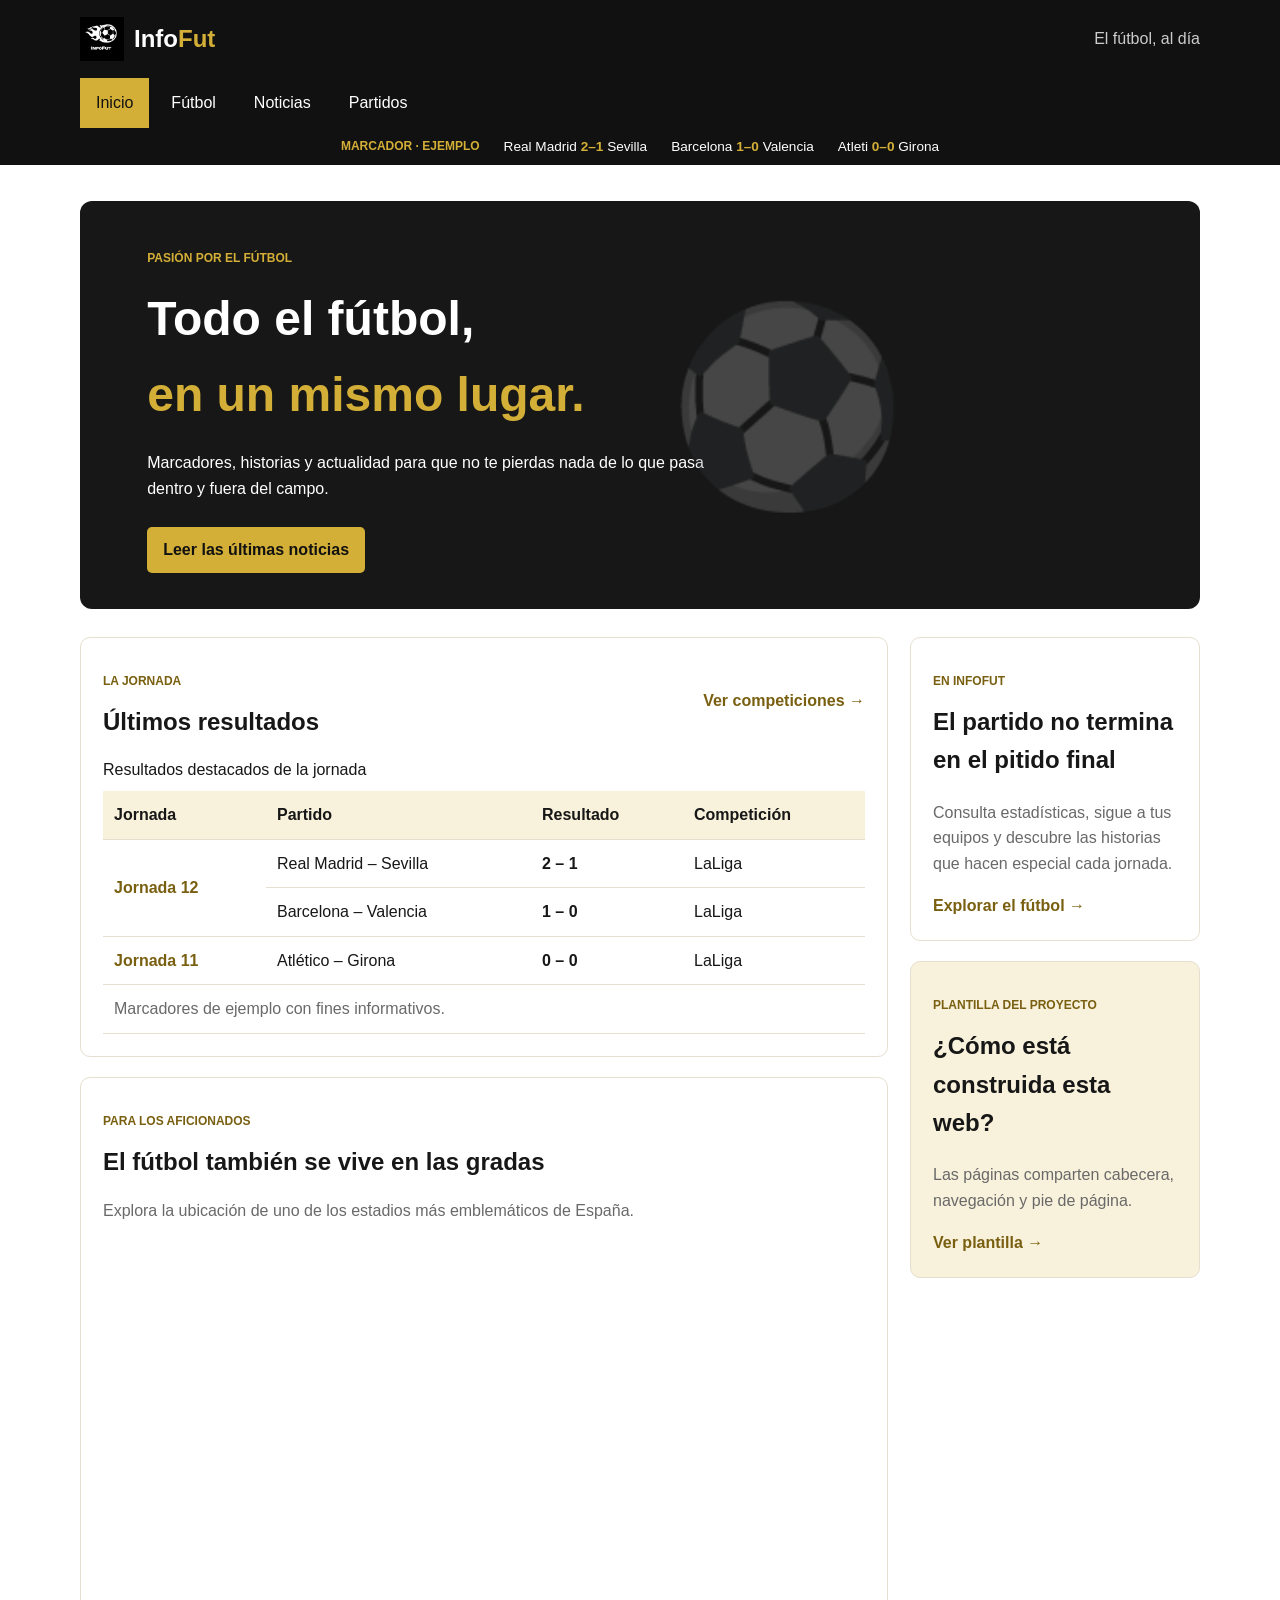
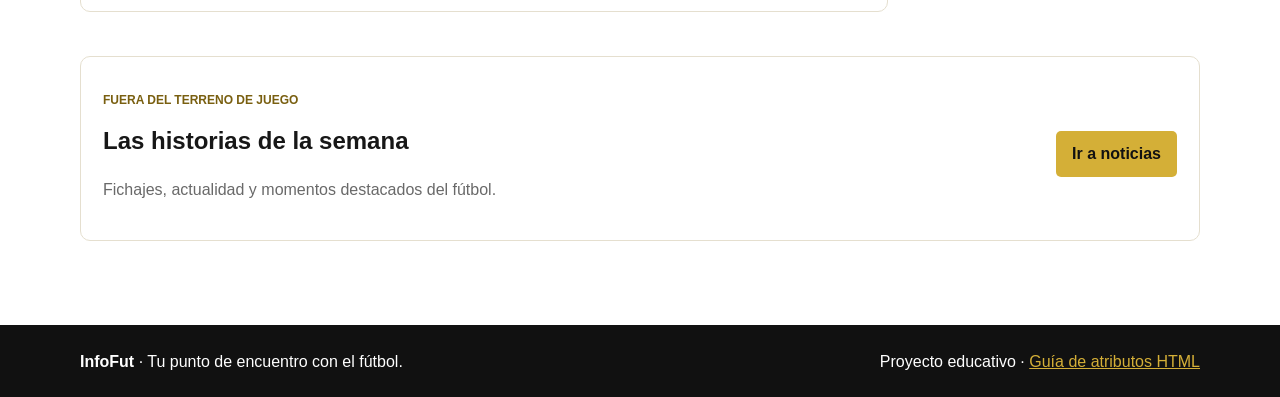
<file: Proyecto_ADA_2DAW/Fase5/index.html>
<!doctype html>
<html lang="es">
<head>
  <meta charset="utf-8">
  <meta name="viewport" content="width=device-width, initial-scale=1">
  <meta name="description" content="Noticias, resultados y actualidad del fútbol en InfoFut.">
  <title>Inicio | InfoFut</title>
  <link rel="icon" href="InfoFut_Logo.png" type="image/svg+xml">
  <link rel="stylesheet" href="estilos.css">
</head>
<body>
  <header class="site-header">
    <div class="header-inner">
      <a class="brand" href="index.html" aria-label="InfoFut, ir al inicio">
        <img src="InfoFut_Logo.png" alt="Logotipo de InfoFut" width="44" height="44">
        <span>Info<span class="brand-accent">Fut</span></span>
      </a>
      <p class="tagline">El fútbol, al día</p>
    </div>
    <nav class="main-nav" aria-label="Navegación principal">
      <div class="nav-inner">
        <a href="index.html" aria-current="page">Inicio</a>
        <a href="pagina2.html">Fútbol</a>
        <a href="pagina3.html">Noticias</a>
        <a href="#partidos">Partidos</a>
      </div>
    </nav>
    <div class="score-strip" aria-label="Últimos resultados destacados">
      <span class="score-label">MARCADOR · EJEMPLO</span>
      <span>Real Madrid <strong>2–1</strong> Sevilla</span>
      <span>Barcelona <strong>1–0</strong> Valencia</span>
      <span>Atleti <strong>0–0</strong> Girona</span>
    </div>
  </header>

  <main class="page-shell">
    <section class="hero">
      <div>
        <p class="eyebrow">PASIÓN POR EL FÚTBOL</p>
        <h1>Todo el fútbol,<br><span>en un mismo lugar.</span></h1>
        <p>Marcadores, historias y actualidad para que no te pierdas nada de lo que pasa dentro y fuera del campo.</p>
        <a class="button-link" href="pagina3.html">Leer las últimas noticias</a>
      </div>
      <div class="hero-ball" aria-hidden="true">⚽</div>
    </section>

    <div class="content-layout">
      <div class="primary-content">
        <section class="panel" id="partidos">
          <div class="section-heading">
            <div>
              <p class="eyebrow">LA JORNADA</p>
              <h2>Últimos resultados</h2>
            </div>
            <a href="pagina2.html">Ver competiciones <span aria-hidden="true">→</span></a>
          </div>
          <div class="table-wrap">
            <table>
              <caption>Resultados destacados de la jornada</caption>
              <thead>
                <tr>
                  <th scope="col">Jornada</th>
                  <th scope="col">Partido</th>
                  <th scope="col">Resultado</th>
                  <th scope="col">Competición</th>
                </tr>
              </thead>
              <tbody>
                <tr>
                  <th scope="rowgroup" rowspan="2">Jornada 12</th>
                  <td>Real Madrid – Sevilla</td>
                  <td><strong>2 – 1</strong></td>
                  <td>LaLiga</td>
                </tr>
                <tr>
                  <td>Barcelona – Valencia</td>
                  <td><strong>1 – 0</strong></td>
                  <td>LaLiga</td>
                </tr>
              </tbody>
              <tbody>
                <tr>
                  <th scope="row">Jornada 11</th>
                  <td>Atlético – Girona</td>
                  <td><strong>0 – 0</strong></td>
                  <td>LaLiga</td>
                </tr>
              </tbody>
              <tfoot>
                <tr class="table-note">
                  <td colspan="4">Marcadores de ejemplo con fines informativos.</td>
                </tr>
              </tfoot>
            </table>
          </div>
        </section>

        <section class="panel" aria-labelledby="featured-title">
          <div class="section-heading">
            <div>
              <p class="eyebrow">PARA LOS AFICIONADOS</p>
              <h2 id="featured-title">El fútbol también se vive en las gradas</h2>
            </div>
          </div>
          <p>Explora la ubicación de uno de los estadios más emblemáticos de España.</p>
          <div class="map-frame">
            <iframe
              src="https://maps.google.com/maps?q=Estadio%20Santiago%20Bernab%C3%A9u&t=&z=14&ie=UTF8&iwloc=&output=embed"
              title="Mapa del estadio Santiago Bernabéu"
              width="800"
              height="360"
              loading="lazy"
              referrerpolicy="no-referrer-when-downgrade"
              allowfullscreen></iframe>
          </div>
        </section>
      </div>

      <aside class="sidebar">
        <section class="panel">
          <p class="eyebrow">EN INFOFUT</p>
          <h2>El partido no termina en el pitido final</h2>
          <p>Consulta estadísticas, sigue a tus equipos y descubre las historias que hacen especial cada jornada.</p>
          <a class="text-link" href="pagina2.html">Explorar el fútbol <span aria-hidden="true">→</span></a>
        </section>
        <section class="panel accent-panel">
          <p class="eyebrow">PLANTILLA DEL PROYECTO</p>
          <h2>¿Cómo está construida esta web?</h2>
          <p>Las páginas comparten cabecera, navegación y pie de página.</p>
          <a class="text-link" href="plantilla.html" title="Abrir la plantilla HTML del proyecto">Ver plantilla <span aria-hidden="true">→</span></a>
        </section>
      </aside>
    </div>

    <section class="panel news-teaser">
      <div>
        <p class="eyebrow">FUERA DEL TERRENO DE JUEGO</p>
        <h2>Las historias de la semana</h2>
        <p>Fichajes, actualidad y momentos destacados del fútbol.</p>
      </div>
      <a class="button-link" href="pagina3.html">Ir a noticias</a>
    </section>
  </main>

  <footer class="site-footer">
    <div class="footer-inner">
      <p><strong>InfoFut</strong> · Tu punto de encuentro con el fútbol.</p>
      <p>Proyecto educativo · <a href="pagina3.html#atributos">Guía de atributos HTML</a></p>
    </div>
  </footer>
</body>
</html>
</file>
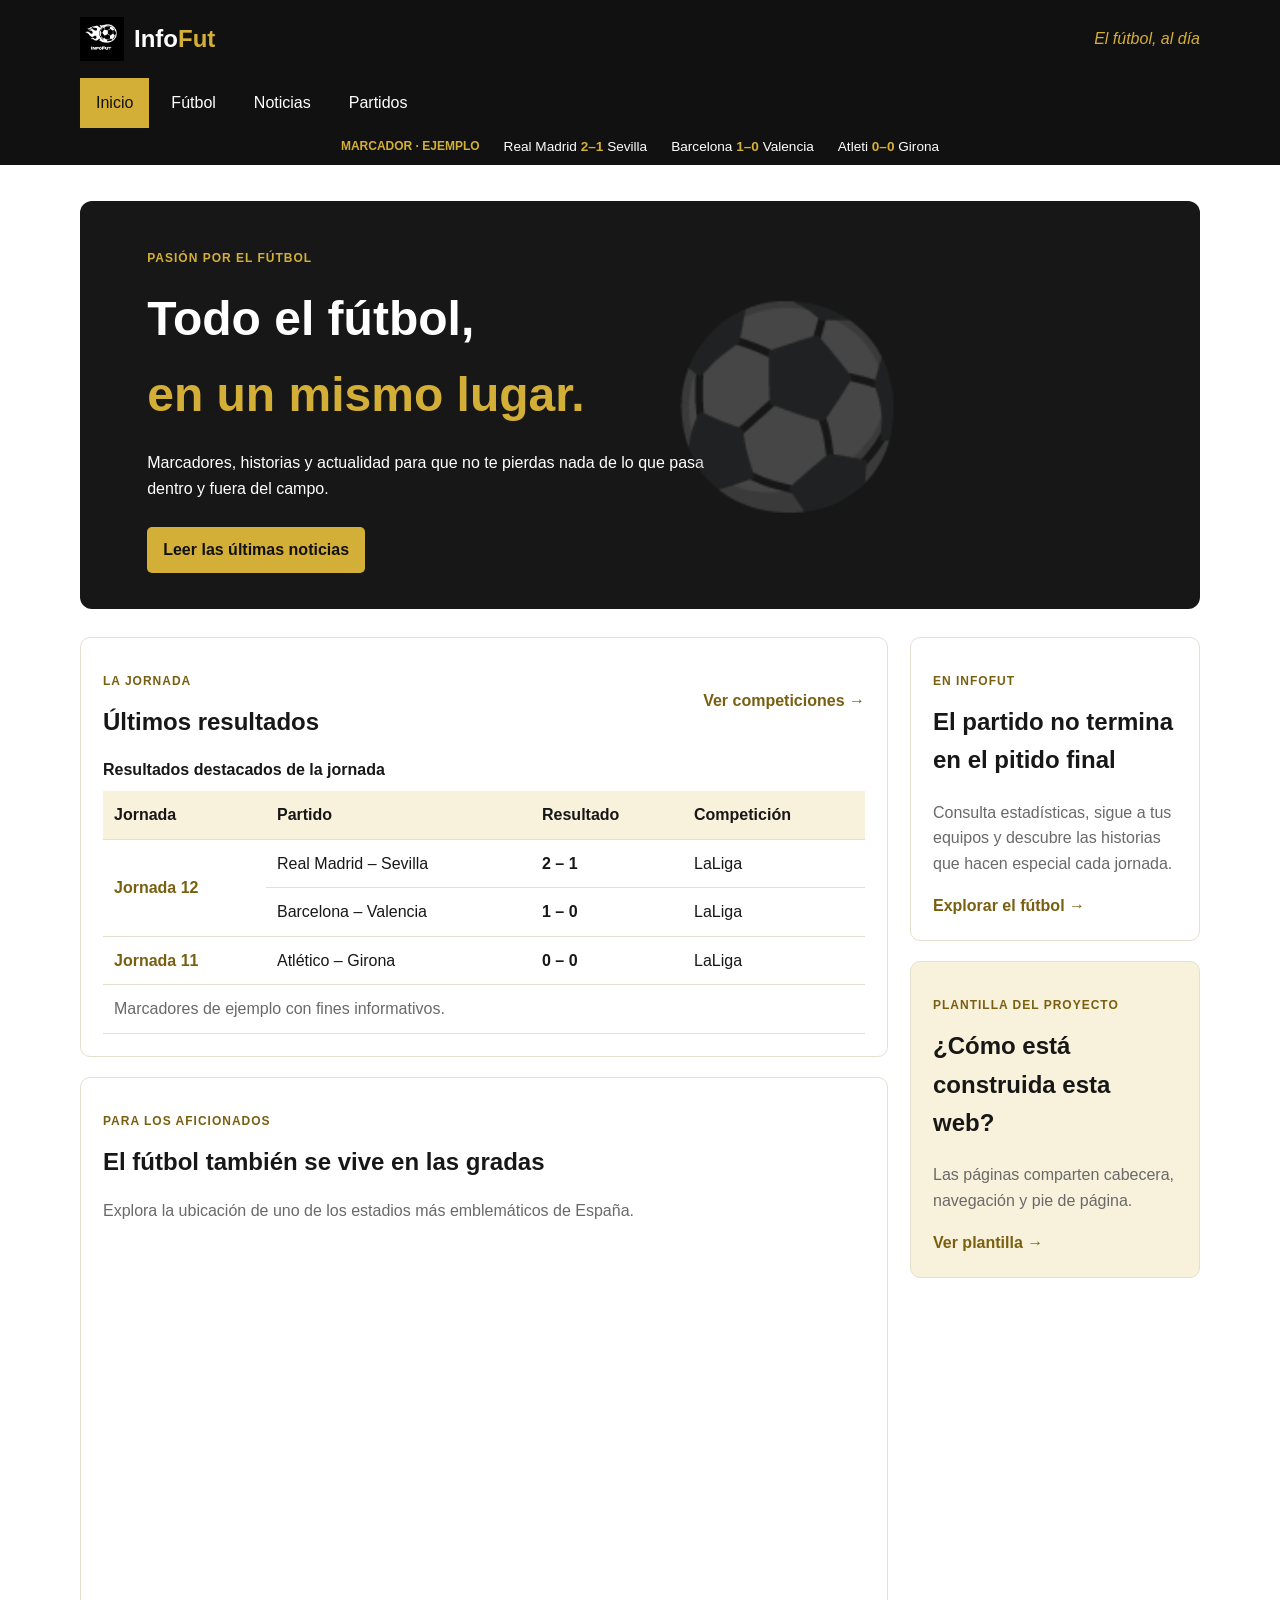
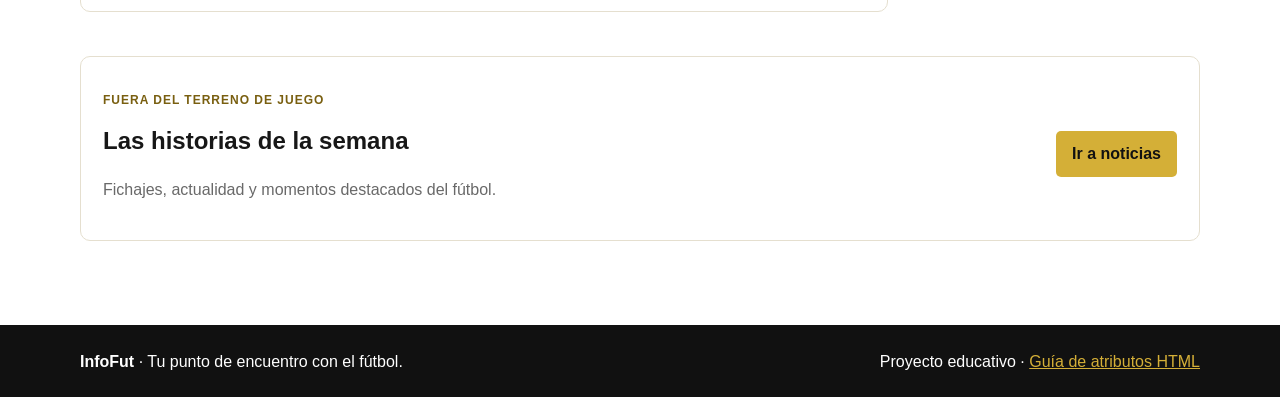
<file: Proyecto_ADA_2DAW/Fase6/index.html>
<!doctype html>
<html lang="es">
<head>
  <meta charset="utf-8">
  <meta name="viewport" content="width=device-width, initial-scale=1">
  <meta name="description" content="Noticias, resultados y actualidad del fútbol en InfoFut.">
  <title>Inicio | InfoFut</title>
  <link rel="icon" href="InfoFut_Logo.png" type="image/svg+xml">
  <link rel="stylesheet" href="css/estilos.css">
  <link rel="alternate stylesheet" href="css/alternativo.css" title="Estadio Nocturno">
  <style>
    /* Punto 2: Estilos internos y Punto 5: Redefinición */
    .eyebrow {
      color: #111; /* Redefine el color dorado #795f10 del CSS externo */
      letter-spacing: 1px;
    }

    caption{
      font-weight: bold;
      color: #171717;
    }

  </style>
</head>
<body>
  <header class="site-header">
    <div class="header-inner">
      <a class="brand" href="index.html" aria-label="InfoFut, ir al inicio">
        <img src="InfoFut_Logo.png" alt="Logotipo de InfoFut" width="44" height="44">
        <span>Info<span class="brand-accent">Fut</span></span>
      </a>
      <!-- Punto 1 y 5 -->
      <p class="tagline" style="color: #d4af37; font-style: italic;">El fútbol, al día</p>
    </div>
    <nav class="main-nav" aria-label="Navegación principal">
      <div class="nav-inner">
        <a href="index.html" aria-current="page">Inicio</a>
        <a href="pagina2.html">Fútbol</a>
        <a href="pagina3.html">Noticias</a>
        <a href="#partidos">Partidos</a>
      </div>
    </nav>
    <div class="score-strip" aria-label="Últimos resultados destacados">
      <span class="score-label">MARCADOR · EJEMPLO</span>
      <span>Real Madrid <strong>2–1</strong> Sevilla</span>
      <span>Barcelona <strong>1–0</strong> Valencia</span>
      <span>Atleti <strong>0–0</strong> Girona</span>
    </div>
  </header>

  <main class="page-shell">
    <section class="hero">
      <div>
        <p class="eyebrow">PASIÓN POR EL FÚTBOL</p>
        <h1>Todo el fútbol,<br><span>en un mismo lugar.</span></h1>
        <p>Marcadores, historias y actualidad para que no te pierdas nada de lo que pasa dentro y fuera del campo.</p>
        <a class="button-link" href="pagina3.html">Leer las últimas noticias</a>
      </div>
      <div class="hero-ball" aria-hidden="true">⚽</div>
    </section>

    <div class="content-layout">
      <div class="primary-content">
        <section class="panel" id="partidos">
          <div class="section-heading">
            <div>
              <p class="eyebrow">LA JORNADA</p>
              <h2>Últimos resultados</h2>
            </div>
            <a href="pagina2.html">Ver competiciones <span aria-hidden="true">→</span></a>
          </div>
          <div class="table-wrap">
            <table>
              <caption>Resultados destacados de la jornada</caption>
              <thead>
                <tr>
                  <th scope="col">Jornada</th>
                  <th scope="col">Partido</th>
                  <th scope="col">Resultado</th>
                  <th scope="col">Competición</th>
                </tr>
              </thead>
              <tbody>
                <tr>
                  <th scope="rowgroup" rowspan="2">Jornada 12</th>
                  <td>Real Madrid – Sevilla</td>
                  <td><strong>2 – 1</strong></td>
                  <td>LaLiga</td>
                </tr>
                <tr>
                  <td>Barcelona – Valencia</td>
                  <td><strong>1 – 0</strong></td>
                  <td>LaLiga</td>
                </tr>
              </tbody>
              <tbody>
                <tr>
                  <th scope="row">Jornada 11</th>
                  <td>Atlético – Girona</td>
                  <td><strong>0 – 0</strong></td>
                  <td>LaLiga</td>
                </tr>
              </tbody>
              <tfoot>
                <tr class="table-note">
                  <td colspan="4">Marcadores de ejemplo con fines informativos.</td>
                </tr>
              </tfoot>
            </table>
          </div>
        </section>

        <section class="panel" aria-labelledby="featured-title">
          <div class="section-heading">
            <div>
              <p class="eyebrow">PARA LOS AFICIONADOS</p>
              <h2 id="featured-title">El fútbol también se vive en las gradas</h2>
            </div>
          </div>
          <p>Explora la ubicación de uno de los estadios más emblemáticos de España.</p>
          <div class="map-frame">
            <iframe
              src="https://maps.google.com/maps?q=Estadio%20Santiago%20Bernab%C3%A9u&t=&z=14&ie=UTF8&iwloc=&output=embed"
              title="Mapa del estadio Santiago Bernabéu"
              width="800"
              height="360"
              loading="lazy"
              referrerpolicy="no-referrer-when-downgrade"
              allowfullscreen></iframe>
          </div>
        </section>
      </div>

      <aside class="sidebar">
        <section class="panel">
          <p class="eyebrow">EN INFOFUT</p>
          <h2>El partido no termina en el pitido final</h2>
          <p>Consulta estadísticas, sigue a tus equipos y descubre las historias que hacen especial cada jornada.</p>
          <a class="text-link" href="pagina2.html">Explorar el fútbol <span aria-hidden="true">→</span></a>
        </section>
        <section class="panel accent-panel">
          <p class="eyebrow">PLANTILLA DEL PROYECTO</p>
          <h2>¿Cómo está construida esta web?</h2>
          <p>Las páginas comparten cabecera, navegación y pie de página.</p>
          <a class="text-link" href="plantilla.html" title="Abrir la plantilla HTML del proyecto">Ver plantilla <span aria-hidden="true">→</span></a>
        </section>
      </aside>
    </div>

    <section class="panel news-teaser">
      <div>
        <p class="eyebrow">FUERA DEL TERRENO DE JUEGO</p>
        <h2>Las historias de la semana</h2>
        <p>Fichajes, actualidad y momentos destacados del fútbol.</p>
      </div>
      <a class="button-link" href="pagina3.html">Ir a noticias</a>
    </section>
  </main>

  <footer class="site-footer">
    <div class="footer-inner">
      <p><strong>InfoFut</strong> · Tu punto de encuentro con el fútbol.</p>
      <p>Proyecto educativo · <a href="pagina3.html#atributos">Guía de atributos HTML</a></p>
    </div>
  </footer>
</body>
</html>
</file>
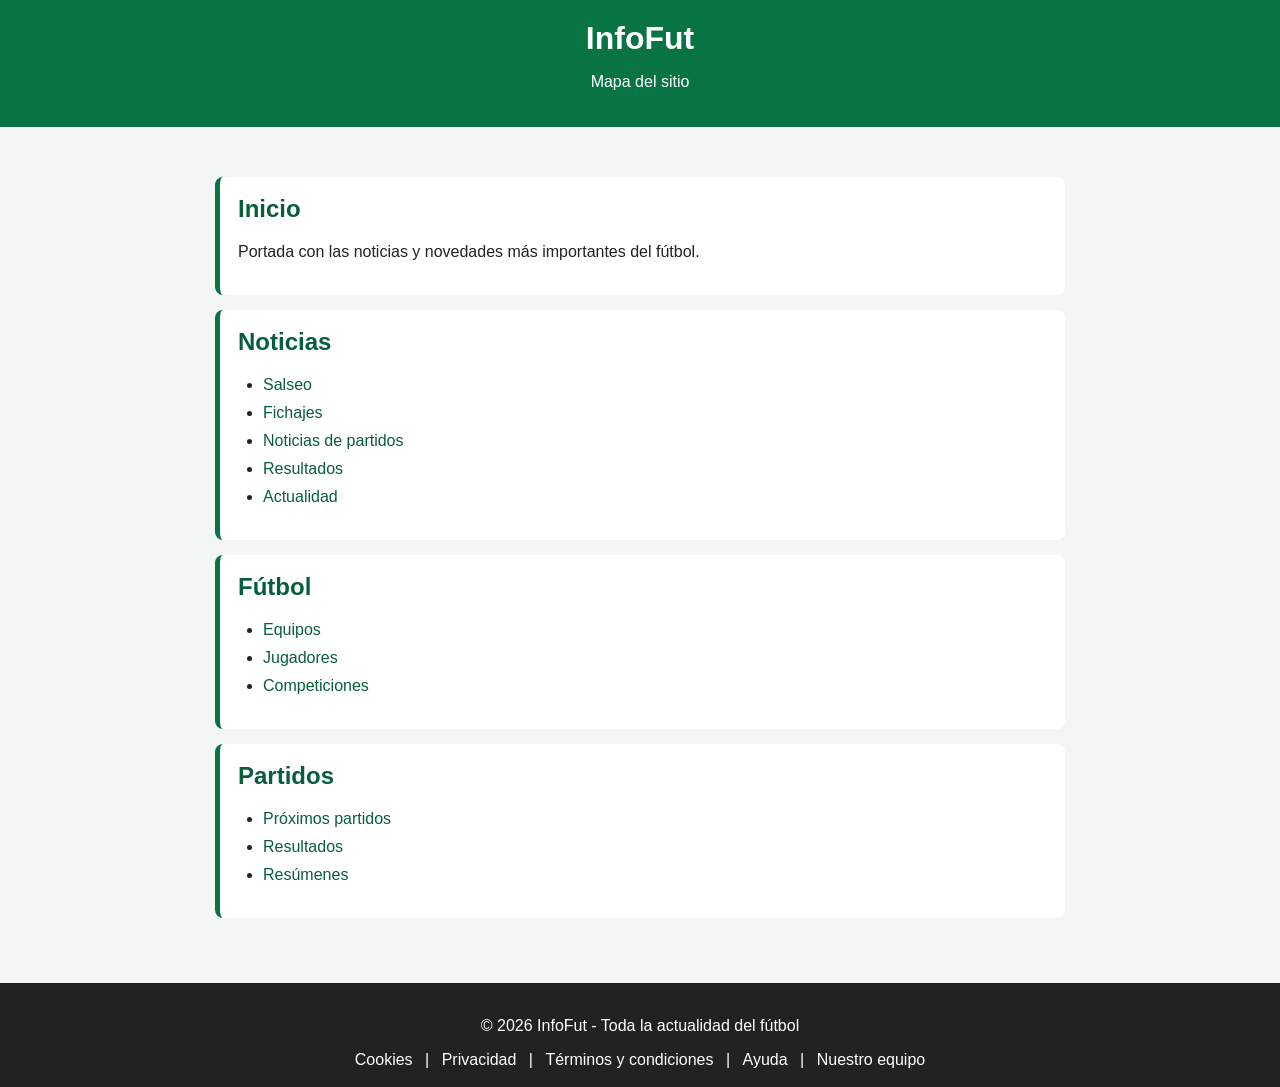
<file: Proyecto_ADA_2DAW/Fase3/Proyecto_ADA_sitemap.html>
<!DOCTYPE html>
<html lang="es">
<head>
    <meta charset="UTF-8">
    <meta name="viewport" content="width=device-width, initial-scale=1.0">
    <title>Mapa del sitio | InfoFut</title>

    <style>
        body {
            font-family: Arial, sans-serif;
            margin: 0;
            background-color: #f4f6f5;
            color: #222;
        }

        header {
            background-color: #087443;
            color: white;
            padding: 20px;
            text-align: center;
        }

        header h1 {
            margin: 0;
        }

        main {
            max-width: 850px;
            margin: 30px auto;
            padding: 20px;
        }

        .seccion {
            background-color: white;
            padding: 18px;
            margin-bottom: 15px;
            border-radius: 8px;
            border-left: 5px solid #087443;
        }

        h2 {
            margin-top: 0;
            color: #087443;
        }

        ul {
            padding-left: 25px;
        }

        li {
            margin: 10px 0;
        }

        a {
            color: #075e38;
            text-decoration: none;
        }

        a:hover {
            text-decoration: underline;
        }

        footer {
            background-color: #222;
            color: white;
            text-align: center;
            padding: 18px;
        }

        footer a {
            color: white;
            margin: 0 8px;
        }
    </style>
</head>

<body>

    <header>
        <h1>InfoFut</h1>
        <p>Mapa del sitio</p>
    </header>

    <main>
        <section class="seccion">
            <h2><a href="index.html">Inicio</a></h2>
            <p>Portada con las noticias y novedades más importantes del fútbol.</p>
        </section>

        <section class="seccion">
            <h2><a href="Noticias/noticias.html">Noticias</a></h2>
            <ul>
                <li><a href="Noticias/salseo.html">Salseo</a></li>
                <li><a href="Noticias/fichajes.html">Fichajes</a></li>
                <li><a href="Noticias/noticiaspartidos.html">Noticias de partidos</a></li>
                <li><a href="Partidos/resultados.html">Resultados</a></li>
                <li><a href="Noticias/actualidad.html">Actualidad</a></li>
            </ul>
        </section>

        <section class="seccion">
            <h2><a href="Futbol/futbol.html">Fútbol</a></h2>
            <ul>
                <li><a href="Futbol/equipos.html">Equipos</a></li>
                <li><a href="Futbol/jugadores.html">Jugadores</a></li>
                <li><a href="Futbol/competiciones.html">Competiciones</a></li>
            </ul>
        </section>

        <section class="seccion">
            <h2><a href="Partidos/partidos.html">Partidos</a></h2>
            <ul>
                <li><a href="Partidos/proximospartidos.html">Próximos partidos</a></li>
                <li><a href="Partidos/resultados.html">Resultados</a></li>
                <li><a href="Partidos/resumenes.html">Resúmenes</a></li>
            </ul>
        </section>
    </main>

    <footer>
        <p>&copy; 2026 InfoFut - Toda la actualidad del fútbol</p>
        <a href="politica-cookies.html">Cookies</a> |
        <a href="privacidad.html">Privacidad</a> |
        <a href="terminos.html">Términos y condiciones</a> |
        <a href="ayuda.html">Ayuda</a> |
        <a href="equipo.html">Nuestro equipo</a>
    </footer>

</body>
</html>
</file>
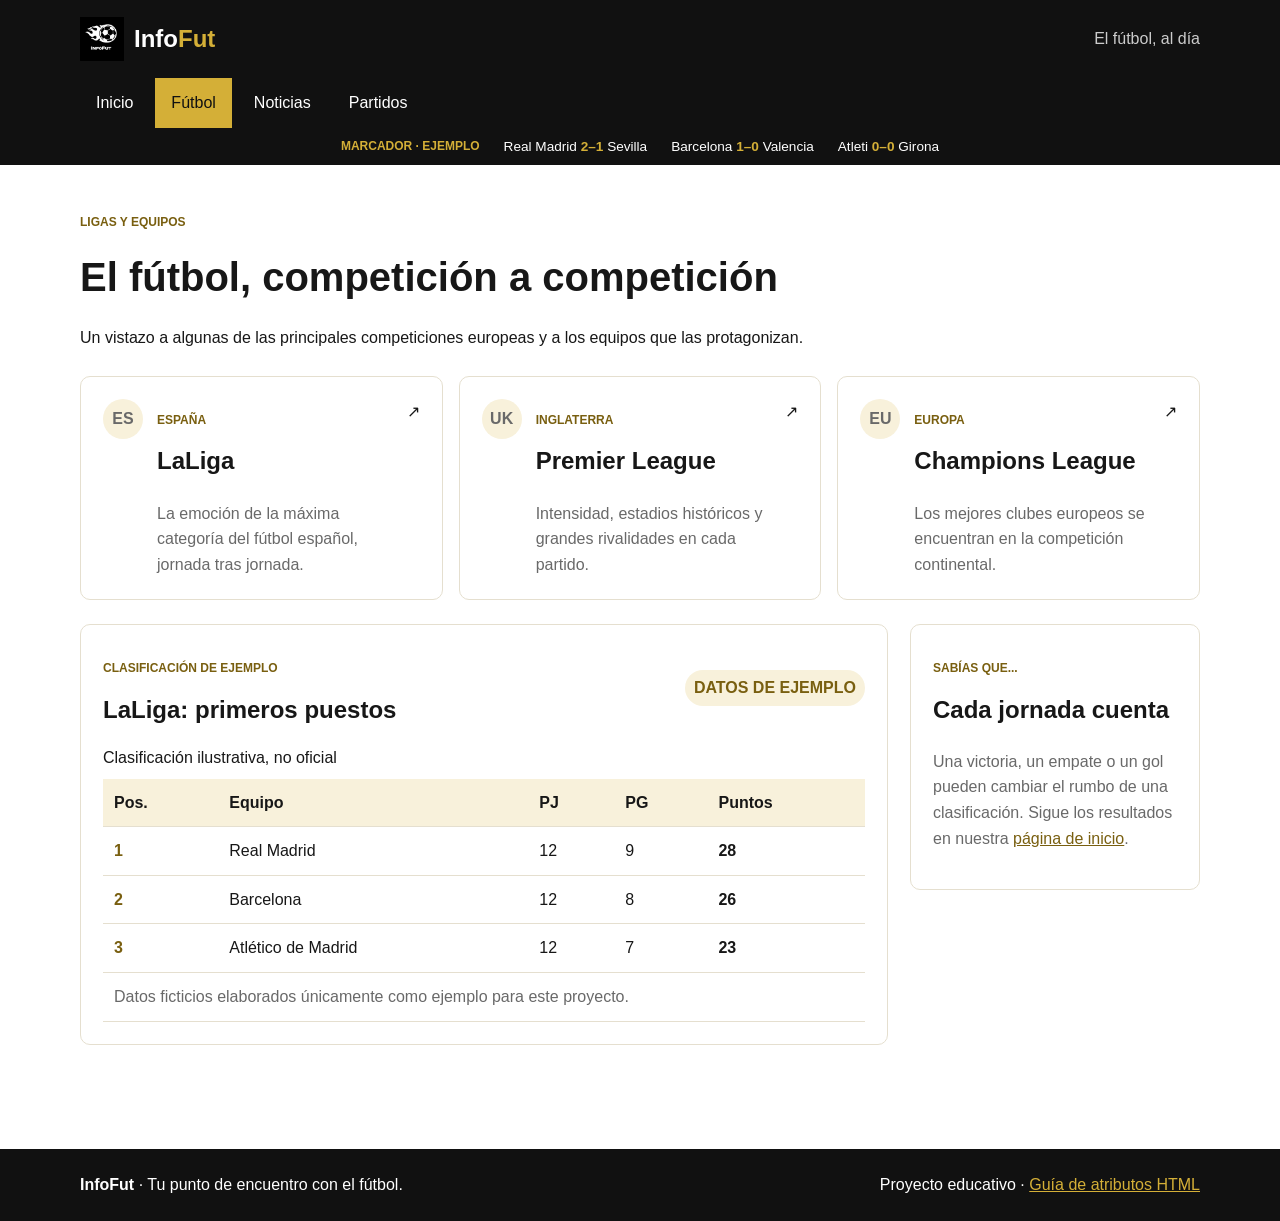
<file: Proyecto_ADA_2DAW/Fase5/pagina2.html>
<!doctype html>
<html lang="es">
<head>
  <meta charset="utf-8">
  <meta name="viewport" content="width=device-width, initial-scale=1">
  <meta name="description" content="Consulta equipos y competiciones de fútbol en InfoFut.">
  <title>Fútbol y competiciones | InfoFut</title>
  <link rel="icon" href="InfoFut_Logo.png" type="image/svg+xml">
  <link rel="stylesheet" href="estilos.css">
</head>
<body>
  <header class="site-header">
    <div class="header-inner">
      <a class="brand" href="index.html" aria-label="InfoFut, ir al inicio">
        <img src="InfoFut_Logo.png" alt="Logotipo de InfoFut" width="44" height="44">
        <span>Info<span class="brand-accent">Fut</span></span>
      </a>
      <p class="tagline">El fútbol, al día</p>
    </div>
    <nav class="main-nav" aria-label="Navegación principal">
      <div class="nav-inner">
        <a href="index.html">Inicio</a>
        <a href="pagina2.html" aria-current="page">Fútbol</a>
        <a href="pagina3.html">Noticias</a>
        <a href="index.html#partidos">Partidos</a>
      </div>
    </nav>
    <div class="score-strip" aria-label="Últimos resultados destacados">
      <span class="score-label">MARCADOR · EJEMPLO</span>
      <span>Real Madrid <strong>2–1</strong> Sevilla</span>
      <span>Barcelona <strong>1–0</strong> Valencia</span>
      <span>Atleti <strong>0–0</strong> Girona</span>
    </div>
  </header>

  <main class="page-shell">
    <section class="page-heading">
      <p class="eyebrow">LIGAS Y EQUIPOS</p>
      <h1>El fútbol, competición a competición</h1>
      <p>Un vistazo a algunas de las principales competiciones europeas y a los equipos que las protagonizan.</p>
    </section>

    <section class="competition-grid" aria-label="Competiciones destacadas">
      <article class="competition-card">
        <p class="competition-mark">ES</p>
        <div>
          <p class="eyebrow">ESPAÑA</p>
          <h2>LaLiga</h2>
          <p>La emoción de la máxima categoría del fútbol español, jornada tras jornada.</p>
        </div>
        <span class="card-arrow" aria-hidden="true">↗</span>
      </article>
      <article class="competition-card">
        <p class="competition-mark">UK</p>
        <div>
          <p class="eyebrow">INGLATERRA</p>
          <h2>Premier League</h2>
          <p>Intensidad, estadios históricos y grandes rivalidades en cada partido.</p>
        </div>
        <span class="card-arrow" aria-hidden="true">↗</span>
      </article>
      <article class="competition-card">
        <p class="competition-mark">EU</p>
        <div>
          <p class="eyebrow">EUROPA</p>
          <h2>Champions League</h2>
          <p>Los mejores clubes europeos se encuentran en la competición continental.</p>
        </div>
        <span class="card-arrow" aria-hidden="true">↗</span>
      </article>
    </section>

    <div class="content-layout">
      <section class="panel primary-content">
        <div class="section-heading">
          <div>
            <p class="eyebrow">CLASIFICACIÓN DE EJEMPLO</p>
            <h2>LaLiga: primeros puestos</h2>
          </div>
          <span class="live-pill">DATOS DE EJEMPLO</span>
        </div>
        <div class="table-wrap">
          <table>
            <caption>Clasificación ilustrativa, no oficial</caption>
            <thead>
              <tr>
                <th scope="col">Pos.</th>
                <th scope="col">Equipo</th>
                <th scope="col">PJ</th>
                <th scope="col">PG</th>
                <th scope="col">Puntos</th>
              </tr>
            </thead>
            <tbody>
              <tr>
                <th scope="row">1</th>
                <td>Real Madrid</td>
                <td>12</td>
                <td>9</td>
                <td><strong>28</strong></td>
              </tr>
              <tr>
                <th scope="row">2</th>
                <td>Barcelona</td>
                <td>12</td>
                <td>8</td>
                <td><strong>26</strong></td>
              </tr>
              <tr>
                <th scope="row">3</th>
                <td>Atlético de Madrid</td>
                <td>12</td>
                <td>7</td>
                <td><strong>23</strong></td>
              </tr>
              <tr class="table-note">
                <td colspan="5">Datos ficticios elaborados únicamente como ejemplo para este proyecto.</td>
              </tr>
            </tbody>
          </table>
        </div>
      </section>
      <aside class="sidebar">
        <section class="panel">
          <p class="eyebrow">SABÍAS QUE...</p>
          <h2>Cada jornada cuenta</h2>
          <p>Una victoria, un empate o un gol pueden cambiar el rumbo de una clasificación. Sigue los resultados en nuestra <a href="index.html#partidos">página de inicio</a>.</p>
        </section>
      </aside>
    </div>
  </main>

  <footer class="site-footer">
    <div class="footer-inner">
      <p><strong>InfoFut</strong> · Tu punto de encuentro con el fútbol.</p>
      <p>Proyecto educativo · <a href="pagina3.html#atributos">Guía de atributos HTML</a></p>
    </div>
  </footer>
</body>
</html>
</file>
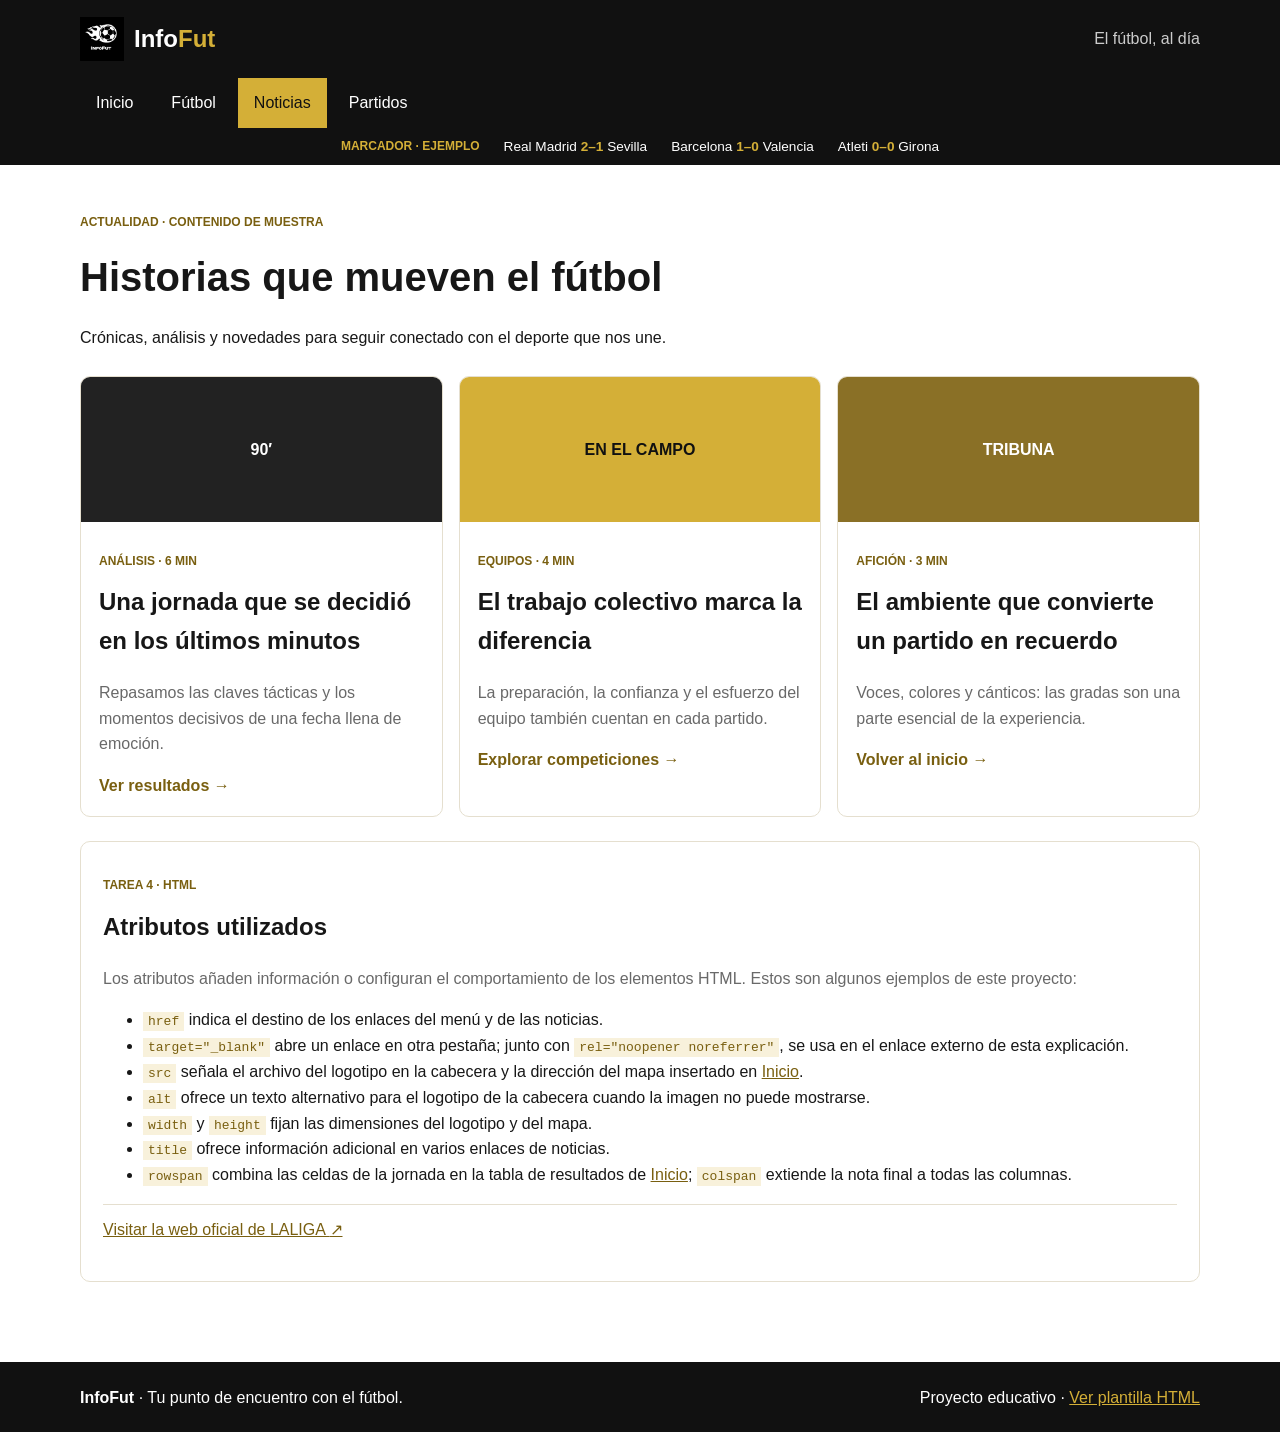
<file: Proyecto_ADA_2DAW/Fase5/pagina3.html>
<!doctype html>
<html lang="es">
<head>
  <meta charset="utf-8">
  <meta name="viewport" content="width=device-width, initial-scale=1">
  <meta name="description" content="Noticias y actualidad del mundo del fútbol en InfoFut.">
  <title>Noticias | InfoFut</title>
  <link rel="icon" href="InfoFut_Logo.png" type="image/svg+xml">
  <link rel="stylesheet" href="estilos.css">
</head>
<body>
  <header class="site-header">
    <div class="header-inner">
      <a class="brand" href="index.html" aria-label="InfoFut, ir al inicio">
        <img src="InfoFut_Logo.png" alt="Logotipo de InfoFut" width="44" height="44">
        <span>Info<span class="brand-accent">Fut</span></span>
      </a>
      <p class="tagline">El fútbol, al día</p>
    </div>
    <nav class="main-nav" aria-label="Navegación principal">
      <div class="nav-inner">
        <a href="index.html">Inicio</a>
        <a href="pagina2.html">Fútbol</a>
        <a href="pagina3.html" aria-current="page">Noticias</a>
        <a href="index.html#partidos">Partidos</a>
      </div>
    </nav>
    <div class="score-strip" aria-label="Últimos resultados destacados">
      <span class="score-label">MARCADOR · EJEMPLO</span>
      <span>Real Madrid <strong>2–1</strong> Sevilla</span>
      <span>Barcelona <strong>1–0</strong> Valencia</span>
      <span>Atleti <strong>0–0</strong> Girona</span>
    </div>
  </header>

  <main class="page-shell">
    <section class="page-heading">
      <p class="eyebrow">ACTUALIDAD · CONTENIDO DE MUESTRA</p>
      <h1>Historias que mueven el fútbol</h1>
      <p>Crónicas, análisis y novedades para seguir conectado con el deporte que nos une.</p>
    </section>

    <section class="news-grid" aria-label="Noticias destacadas">
      <article class="news-card">
        <div class="news-art" aria-hidden="true"><span>90′</span></div>
        <div class="news-copy">
          <p class="eyebrow">ANÁLISIS · 6 MIN</p>
          <h2>Una jornada que se decidió en los últimos minutos</h2>
          <p>Repasamos las claves tácticas y los momentos decisivos de una fecha llena de emoción.</p>
          <a href="index.html#partidos" title="Consultar los resultados de la jornada">Ver resultados <span aria-hidden="true">→</span></a>
        </div>
      </article>
      <article class="news-card">
        <div class="news-art art-gold" aria-hidden="true"><span>EN EL CAMPO</span></div>
        <div class="news-copy">
          <p class="eyebrow">EQUIPOS · 4 MIN</p>
          <h2>El trabajo colectivo marca la diferencia</h2>
          <p>La preparación, la confianza y el esfuerzo del equipo también cuentan en cada partido.</p>
          <a href="pagina2.html" title="Conocer las competiciones de fútbol">Explorar competiciones <span aria-hidden="true">→</span></a>
        </div>
      </article>
      <article class="news-card">
        <div class="news-art art-amber" aria-hidden="true"><span>TRIBUNA</span></div>
        <div class="news-copy">
          <p class="eyebrow">AFICIÓN · 3 MIN</p>
          <h2>El ambiente que convierte un partido en recuerdo</h2>
          <p>Voces, colores y cánticos: las gradas son una parte esencial de la experiencia.</p>
          <a href="index.html" title="Volver a la página de inicio">Volver al inicio <span aria-hidden="true">→</span></a>
        </div>
      </article>
    </section>

    <section class="panel attributes-panel" id="atributos">
      <p class="eyebrow">TAREA 4 · HTML</p>
      <h2>Atributos utilizados</h2>
      <p>Los atributos añaden información o configuran el comportamiento de los elementos HTML. Estos son algunos ejemplos de este proyecto:</p>
      <ul class="attribute-list">
        <li><code>href</code> indica el destino de los enlaces del menú y de las noticias.</li>
        <li><code>target="_blank"</code> abre un enlace en otra pestaña; junto con <code>rel="noopener noreferrer"</code>, se usa en el enlace externo de esta explicación.</li>
        <li><code>src</code> señala el archivo del logotipo en la cabecera y la dirección del mapa insertado en <a href="index.html#partidos">Inicio</a>.</li>
        <li><code>alt</code> ofrece un texto alternativo para el logotipo de la cabecera cuando la imagen no puede mostrarse.</li>
        <li><code>width</code> y <code>height</code> fijan las dimensiones del logotipo y del mapa.</li>
        <li><code>title</code> ofrece información adicional en varios enlaces de noticias.</li>
        <li><code>rowspan</code> combina las celdas de la jornada en la tabla de resultados de <a href="index.html#partidos">Inicio</a>; <code>colspan</code> extiende la nota final a todas las columnas.</li>
      </ul>
      <p class="external-reference"><a href="https://www.laliga.com/" target="_blank" rel="noopener noreferrer">Visitar la web oficial de LALIGA <span aria-hidden="true">↗</span></a></p>
    </section>
  </main>

  <footer class="site-footer">
    <div class="footer-inner">
      <p><strong>InfoFut</strong> · Tu punto de encuentro con el fútbol.</p>
      <p>Proyecto educativo · <a href="plantilla.html">Ver plantilla HTML</a></p>
    </div>
  </footer>
</body>
</html>
</file>
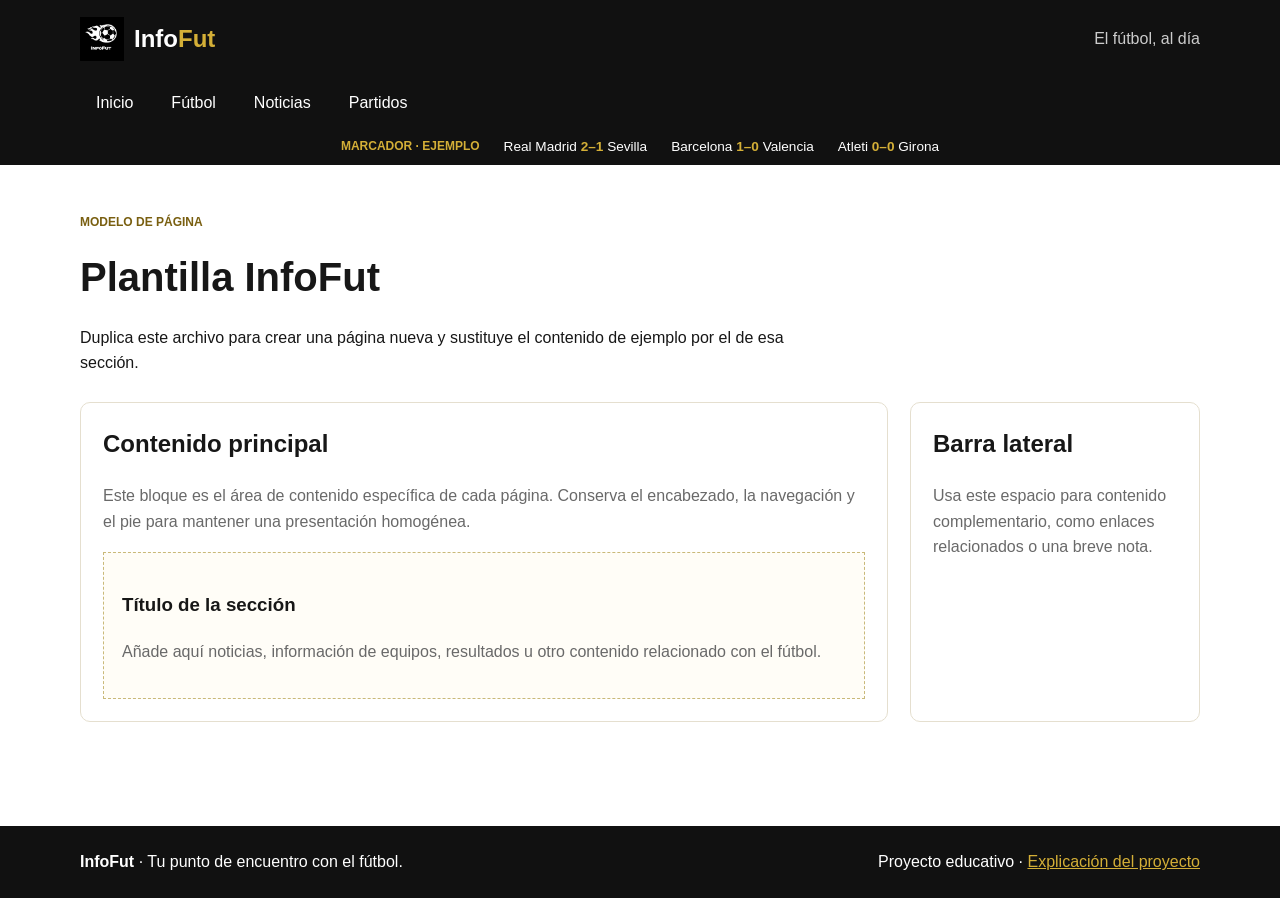
<file: Proyecto_ADA_2DAW/Fase5/plantilla.html>
<!doctype html>
<html lang="es">
<head>
  <meta charset="utf-8">
  <meta name="viewport" content="width=device-width, initial-scale=1">
  <meta name="description" content="Plantilla de estructura para las páginas de InfoFut.">
  <title>Plantilla | InfoFut</title>
  <link rel="icon" href="InfoFut_Logo.png" type="image/svg+xml">
  <link rel="stylesheet" href="estilos.css">
</head>
<body>
  <header class="site-header">
    <div class="header-inner">
      <a class="brand" href="index.html" aria-label="InfoFut, ir al inicio">
        <img src="InfoFut_Logo.png" alt="Logotipo de InfoFut" width="44" height="44">
        <span>Info<span class="brand-accent">Fut</span></span>
      </a>
      <p class="tagline">El fútbol, al día</p>
    </div>
    <nav class="main-nav" aria-label="Navegación principal">
      <div class="nav-inner">
        <a href="index.html">Inicio</a>
        <a href="pagina2.html">Fútbol</a>
        <a href="pagina3.html">Noticias</a>
        <a href="index.html#partidos">Partidos</a>
      </div>
    </nav>
    <div class="score-strip" aria-label="Últimos resultados destacados">
      <span class="score-label">MARCADOR · EJEMPLO</span>
      <span>Real Madrid <strong>2–1</strong> Sevilla</span>
      <span>Barcelona <strong>1–0</strong> Valencia</span>
      <span>Atleti <strong>0–0</strong> Girona</span>
    </div>
  </header>

  <main class="page-shell">
    <section class="page-heading">
      <p class="eyebrow">MODELO DE PÁGINA</p>
      <h1>Plantilla InfoFut</h1>
      <p>Duplica este archivo para crear una página nueva y sustituye el contenido de ejemplo por el de esa sección.</p>
    </section>

    <div class="content-layout">
      <div class="primary-content">
        <section class="panel">
          <h2>Contenido principal</h2>
          <p>Este bloque es el área de contenido específica de cada página. Conserva el encabezado, la navegación y el pie para mantener una presentación homogénea.</p>
          <div class="placeholder-card">
            <h3>Título de la sección</h3>
            <p>Añade aquí noticias, información de equipos, resultados u otro contenido relacionado con el fútbol.</p>
          </div>
        </section>
      </div>
      <aside class="sidebar panel" aria-labelledby="sidebar-title">
        <h2 id="sidebar-title">Barra lateral</h2>
        <p>Usa este espacio para contenido complementario, como enlaces relacionados o una breve nota.</p>
      </aside>
    </div>
  </main>

  <footer class="site-footer">
    <div class="footer-inner">
      <p><strong>InfoFut</strong> · Tu punto de encuentro con el fútbol.</p>
      <p>Proyecto educativo · <a href="pagina3.html#atributos">Explicación del proyecto</a></p>
    </div>
  </footer>
</body>
</html>
</file>
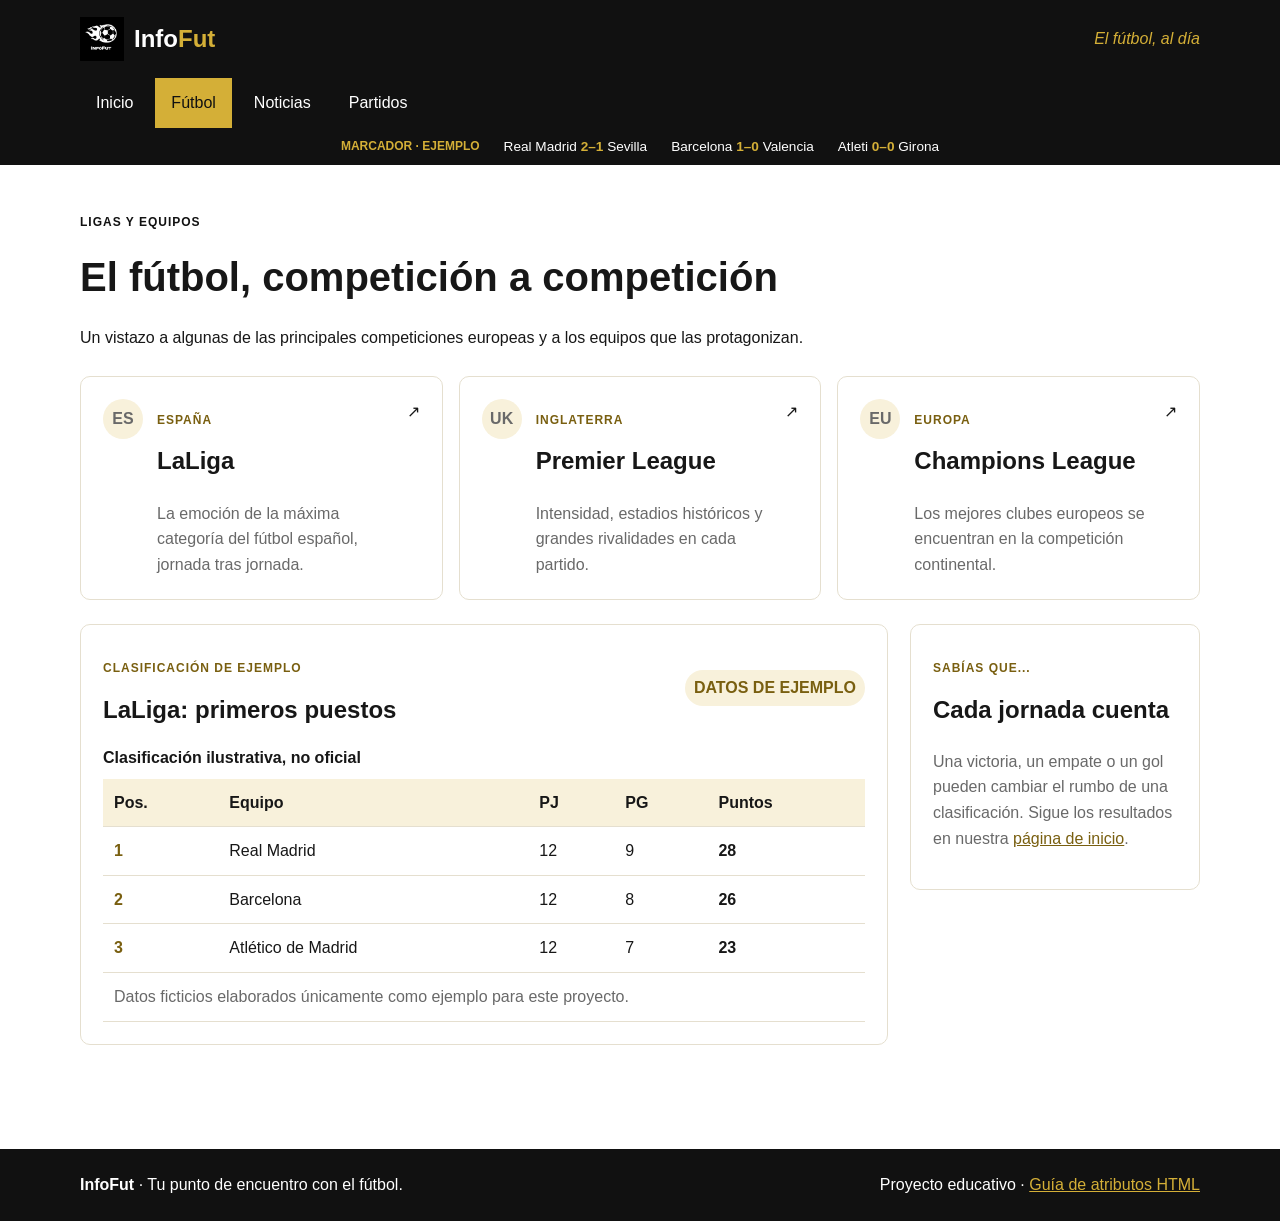
<file: Proyecto_ADA_2DAW/Fase6/pagina2.html>
<!doctype html>
<html lang="es">

<head>
  <meta charset="utf-8">
  <meta name="viewport" content="width=device-width, initial-scale=1">
  <meta name="description" content="Consulta equipos y competiciones de fútbol en InfoFut.">
  <title>Fútbol y competiciones | InfoFut</title>
  <link rel="icon" href="InfoFut_Logo.png" type="image/svg+xml">
  <link rel="stylesheet" href="css/estilos.css">
  <link rel="alternate stylesheet" href="css/alternativo.css" title="Estadio Nocturno">
  <style>
    /* Punto 2: Estilos internos y Punto 5: Redefinición */
    .eyebrow {
      color: #111;
      /* Redefine el color dorado #795f10 del CSS externo */
      letter-spacing: 1px;
    }

    caption {
      font-weight: bold;
      color: #171717;
    }
  </style>
</head>

<body>
  <header class="site-header">
    <div class="header-inner">
      <a class="brand" href="index.html" aria-label="InfoFut, ir al inicio">
        <img src="InfoFut_Logo.png" alt="Logotipo de InfoFut" width="44" height="44">
        <span>Info<span class="brand-accent">Fut</span></span>
      </a>
      <!-- Punto 1 y 5 -->
      <p class="tagline" style="color: #d4af37; font-style: italic;">El fútbol, al día</p>
    </div>
    <nav class="main-nav" aria-label="Navegación principal">
      <div class="nav-inner">
        <a href="index.html">Inicio</a>
        <a href="pagina2.html" aria-current="page">Fútbol</a>
        <a href="pagina3.html">Noticias</a>
        <a href="index.html#partidos">Partidos</a>
      </div>
    </nav>
    <div class="score-strip" aria-label="Últimos resultados destacados">
      <span class="score-label">MARCADOR · EJEMPLO</span>
      <span>Real Madrid <strong>2–1</strong> Sevilla</span>
      <span>Barcelona <strong>1–0</strong> Valencia</span>
      <span>Atleti <strong>0–0</strong> Girona</span>
    </div>
  </header>

  <main class="page-shell">
    <section class="page-heading">
      <p class="eyebrow">LIGAS Y EQUIPOS</p>
      <h1>El fútbol, competición a competición</h1>
      <p>Un vistazo a algunas de las principales competiciones europeas y a los equipos que las protagonizan.</p>
    </section>

    <section class="competition-grid" aria-label="Competiciones destacadas">
      <article class="competition-card">
        <p class="competition-mark">ES</p>
        <div>
          <p class="eyebrow">ESPAÑA</p>
          <h2>LaLiga</h2>
          <p>La emoción de la máxima categoría del fútbol español, jornada tras jornada.</p>
        </div>
        <span class="card-arrow" aria-hidden="true">↗</span>
      </article>
      <article class="competition-card">
        <p class="competition-mark">UK</p>
        <div>
          <p class="eyebrow">INGLATERRA</p>
          <h2>Premier League</h2>
          <p>Intensidad, estadios históricos y grandes rivalidades en cada partido.</p>
        </div>
        <span class="card-arrow" aria-hidden="true">↗</span>
      </article>
      <article class="competition-card">
        <p class="competition-mark">EU</p>
        <div>
          <p class="eyebrow">EUROPA</p>
          <h2>Champions League</h2>
          <p>Los mejores clubes europeos se encuentran en la competición continental.</p>
        </div>
        <span class="card-arrow" aria-hidden="true">↗</span>
      </article>
    </section>

    <div class="content-layout">
      <section class="panel primary-content">
        <div class="section-heading">
          <div>
            <p class="eyebrow">CLASIFICACIÓN DE EJEMPLO</p>
            <h2>LaLiga: primeros puestos</h2>
          </div>
          <span class="live-pill">DATOS DE EJEMPLO</span>
        </div>
        <div class="table-wrap">
          <table>
            <caption>Clasificación ilustrativa, no oficial</caption>
            <thead>
              <tr>
                <th scope="col">Pos.</th>
                <th scope="col">Equipo</th>
                <th scope="col">PJ</th>
                <th scope="col">PG</th>
                <th scope="col">Puntos</th>
              </tr>
            </thead>
            <tbody>
              <tr>
                <th scope="row">1</th>
                <td>Real Madrid</td>
                <td>12</td>
                <td>9</td>
                <td><strong>28</strong></td>
              </tr>
              <tr>
                <th scope="row">2</th>
                <td>Barcelona</td>
                <td>12</td>
                <td>8</td>
                <td><strong>26</strong></td>
              </tr>
              <tr>
                <th scope="row">3</th>
                <td>Atlético de Madrid</td>
                <td>12</td>
                <td>7</td>
                <td><strong>23</strong></td>
              </tr>
              <tr class="table-note">
                <td colspan="5">Datos ficticios elaborados únicamente como ejemplo para este proyecto.</td>
              </tr>
            </tbody>
          </table>
        </div>
      </section>
      <aside class="sidebar">
        <section class="panel">
          <p class="eyebrow">SABÍAS QUE...</p>
          <h2>Cada jornada cuenta</h2>
          <p>Una victoria, un empate o un gol pueden cambiar el rumbo de una clasificación. Sigue los resultados en
            nuestra <a href="index.html#partidos">página de inicio</a>.</p>
        </section>
      </aside>
    </div>
  </main>

  <footer class="site-footer">
    <div class="footer-inner">
      <p><strong>InfoFut</strong> · Tu punto de encuentro con el fútbol.</p>
      <p>Proyecto educativo · <a href="pagina3.html#atributos">Guía de atributos HTML</a></p>
    </div>
  </footer>
</body>

</html>
</file>
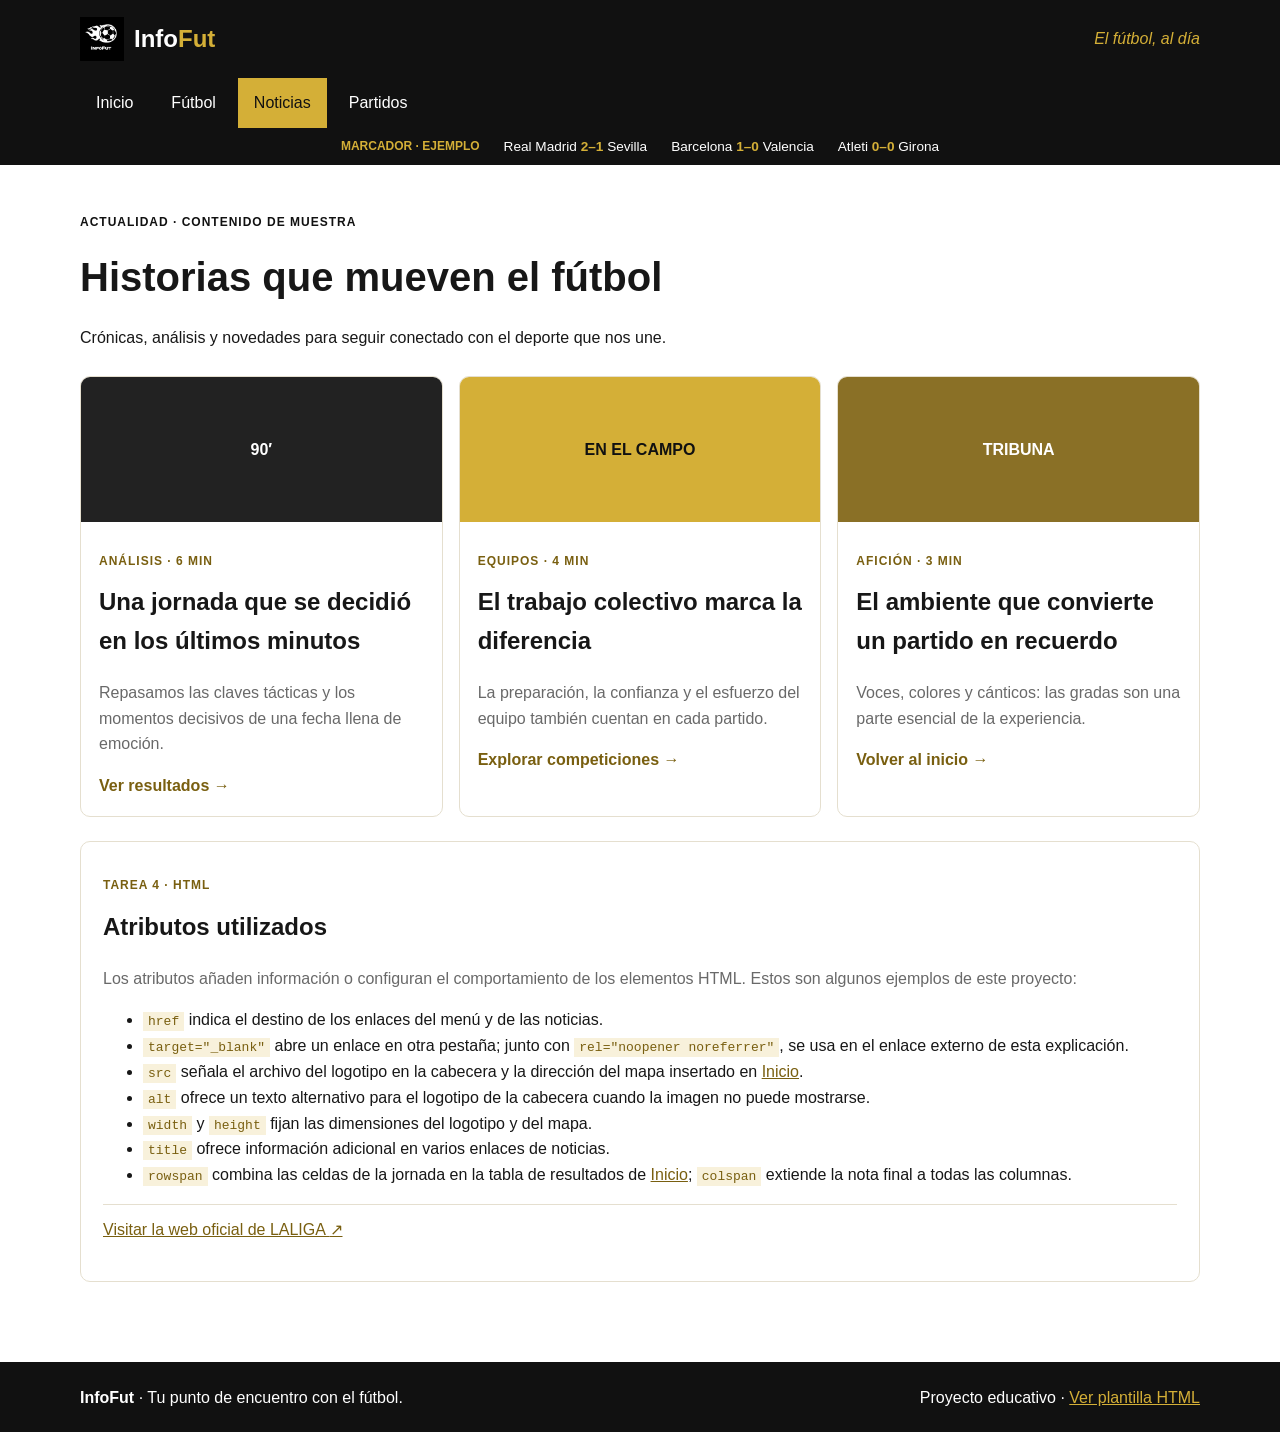
<file: Proyecto_ADA_2DAW/Fase6/pagina3.html>
<!doctype html>
<html lang="es">

<head>
  <meta charset="utf-8">
  <meta name="viewport" content="width=device-width, initial-scale=1">
  <meta name="description" content="Noticias y actualidad del mundo del fútbol en InfoFut.">
  <title>Noticias | InfoFut</title>
  <link rel="icon" href="InfoFut_Logo.png" type="image/svg+xml">
  <link rel="stylesheet" href="css/estilos.css">
  <link rel="alternate stylesheet" href="css/alternativo.css" title="Estadio Nocturno">
  <style>
    /* Punto 2: Estilos internos y Punto 5: Redefinición */
    .eyebrow {
      color: #111;
      /* Redefine el color dorado #795f10 del CSS externo */
      letter-spacing: 1px;
    }

    caption {
      font-weight: bold;
      color: #171717;
    }
  </style>
</head>

<body>
  <header class="site-header">
    <div class="header-inner">
      <a class="brand" href="index.html" aria-label="InfoFut, ir al inicio">
        <img src="InfoFut_Logo.png" alt="Logotipo de InfoFut" width="44" height="44">
        <span>Info<span class="brand-accent">Fut</span></span>
      </a>
      <!-- Punto 1 y 5 -->
      <p class="tagline" style="color: #d4af37; font-style: italic;">El fútbol, al día</p>
    </div>
    <nav class="main-nav" aria-label="Navegación principal">
      <div class="nav-inner">
        <a href="index.html">Inicio</a>
        <a href="pagina2.html">Fútbol</a>
        <a href="pagina3.html" aria-current="page">Noticias</a>
        <a href="index.html#partidos">Partidos</a>
      </div>
    </nav>
    <div class="score-strip" aria-label="Últimos resultados destacados">
      <span class="score-label">MARCADOR · EJEMPLO</span>
      <span>Real Madrid <strong>2–1</strong> Sevilla</span>
      <span>Barcelona <strong>1–0</strong> Valencia</span>
      <span>Atleti <strong>0–0</strong> Girona</span>
    </div>
  </header>

  <main class="page-shell">
    <section class="page-heading">
      <p class="eyebrow">ACTUALIDAD · CONTENIDO DE MUESTRA</p>
      <h1>Historias que mueven el fútbol</h1>
      <p>Crónicas, análisis y novedades para seguir conectado con el deporte que nos une.</p>
    </section>

    <section class="news-grid" aria-label="Noticias destacadas">
      <article class="news-card">
        <div class="news-art" aria-hidden="true"><span>90′</span></div>
        <div class="news-copy">
          <p class="eyebrow">ANÁLISIS · 6 MIN</p>
          <h2>Una jornada que se decidió en los últimos minutos</h2>
          <p>Repasamos las claves tácticas y los momentos decisivos de una fecha llena de emoción.</p>
          <a href="index.html#partidos" title="Consultar los resultados de la jornada">Ver resultados <span
              aria-hidden="true">→</span></a>
        </div>
      </article>
      <article class="news-card">
        <div class="news-art art-gold" aria-hidden="true"><span>EN EL CAMPO</span></div>
        <div class="news-copy">
          <p class="eyebrow">EQUIPOS · 4 MIN</p>
          <h2>El trabajo colectivo marca la diferencia</h2>
          <p>La preparación, la confianza y el esfuerzo del equipo también cuentan en cada partido.</p>
          <a href="pagina2.html" title="Conocer las competiciones de fútbol">Explorar competiciones <span
              aria-hidden="true">→</span></a>
        </div>
      </article>
      <article class="news-card">
        <div class="news-art art-amber" aria-hidden="true"><span>TRIBUNA</span></div>
        <div class="news-copy">
          <p class="eyebrow">AFICIÓN · 3 MIN</p>
          <h2>El ambiente que convierte un partido en recuerdo</h2>
          <p>Voces, colores y cánticos: las gradas son una parte esencial de la experiencia.</p>
          <a href="index.html" title="Volver a la página de inicio">Volver al inicio <span
              aria-hidden="true">→</span></a>
        </div>
      </article>
    </section>

    <section class="panel attributes-panel" id="atributos">
      <p class="eyebrow">TAREA 4 · HTML</p>
      <h2>Atributos utilizados</h2>
      <p>Los atributos añaden información o configuran el comportamiento de los elementos HTML. Estos son algunos
        ejemplos de este proyecto:</p>
      <ul class="attribute-list">
        <li><code>href</code> indica el destino de los enlaces del menú y de las noticias.</li>
        <li><code>target="_blank"</code> abre un enlace en otra pestaña; junto con
          <code>rel="noopener noreferrer"</code>, se usa en el enlace externo de esta explicación.
        </li>
        <li><code>src</code> señala el archivo del logotipo en la cabecera y la dirección del mapa insertado en <a
            href="index.html#partidos">Inicio</a>.</li>
        <li><code>alt</code> ofrece un texto alternativo para el logotipo de la cabecera cuando la imagen no puede
          mostrarse.</li>
        <li><code>width</code> y <code>height</code> fijan las dimensiones del logotipo y del mapa.</li>
        <li><code>title</code> ofrece información adicional en varios enlaces de noticias.</li>
        <li><code>rowspan</code> combina las celdas de la jornada en la tabla de resultados de <a
            href="index.html#partidos">Inicio</a>; <code>colspan</code> extiende la nota final a todas las columnas.
        </li>
      </ul>
      <p class="external-reference"><a href="https://www.laliga.com/" target="_blank" rel="noopener noreferrer">Visitar
          la web oficial de LALIGA <span aria-hidden="true">↗</span></a></p>
    </section>
  </main>

  <footer class="site-footer">
    <div class="footer-inner">
      <p><strong>InfoFut</strong> · Tu punto de encuentro con el fútbol.</p>
      <p>Proyecto educativo · <a href="plantilla.html">Ver plantilla HTML</a></p>
    </div>
  </footer>
</body>

</html>
</file>
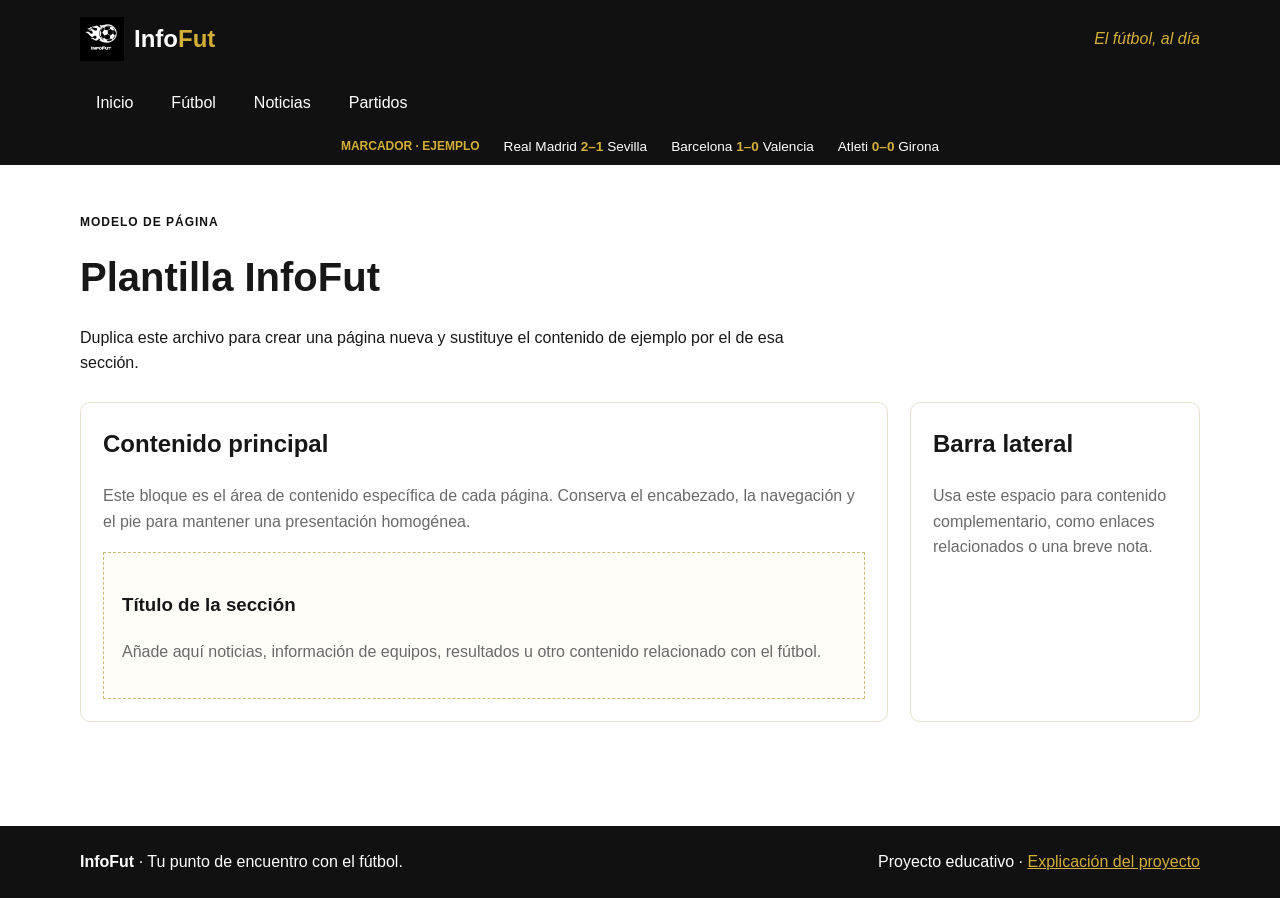
<file: Proyecto_ADA_2DAW/Fase6/plantilla.html>
<!doctype html>
<html lang="es">

<head>
  <meta charset="utf-8">
  <meta name="viewport" content="width=device-width, initial-scale=1">
  <meta name="description" content="Plantilla de estructura para las páginas de InfoFut.">
  <title>Plantilla | InfoFut</title>
  <link rel="icon" href="InfoFut_Logo.png" type="image/svg+xml">
  <link rel="stylesheet" href="css/estilos.css">
  <link rel="alternate stylesheet" href="css/alternativo.css" title="Estadio Nocturno">
  <style>
    /* Punto 2: Estilos internos y Punto 5: Redefinición */
    .eyebrow {
      color: #111;
      /* Redefine el color dorado #795f10 del CSS externo */
      letter-spacing: 1px;
    }

    caption {
      font-weight: bold;
      color: #171717;
    }
  </style>
</head>

<body>
  <header class="site-header">
    <div class="header-inner">
      <a class="brand" href="index.html" aria-label="InfoFut, ir al inicio">
        <img src="InfoFut_Logo.png" alt="Logotipo de InfoFut" width="44" height="44">
        <span>Info<span class="brand-accent">Fut</span></span>
      </a>
      <!-- Punto 1 y 5 -->
      <p class="tagline" style="color: #d4af37; font-style: italic;">El fútbol, al día</p>
    </div>
    <nav class="main-nav" aria-label="Navegación principal">
      <div class="nav-inner">
        <a href="index.html">Inicio</a>
        <a href="pagina2.html">Fútbol</a>
        <a href="pagina3.html">Noticias</a>
        <a href="index.html#partidos">Partidos</a>
      </div>
    </nav>
    <div class="score-strip" aria-label="Últimos resultados destacados">
      <span class="score-label">MARCADOR · EJEMPLO</span>
      <span>Real Madrid <strong>2–1</strong> Sevilla</span>
      <span>Barcelona <strong>1–0</strong> Valencia</span>
      <span>Atleti <strong>0–0</strong> Girona</span>
    </div>
  </header>

  <main class="page-shell">
    <section class="page-heading">
      <p class="eyebrow">MODELO DE PÁGINA</p>
      <h1>Plantilla InfoFut</h1>
      <p>Duplica este archivo para crear una página nueva y sustituye el contenido de ejemplo por el de esa sección.</p>
    </section>

    <div class="content-layout">
      <div class="primary-content">
        <section class="panel">
          <h2>Contenido principal</h2>
          <p>Este bloque es el área de contenido específica de cada página. Conserva el encabezado, la navegación y el
            pie para mantener una presentación homogénea.</p>
          <div class="placeholder-card">
            <h3>Título de la sección</h3>
            <p>Añade aquí noticias, información de equipos, resultados u otro contenido relacionado con el fútbol.</p>
          </div>
        </section>
      </div>
      <aside class="sidebar panel" aria-labelledby="sidebar-title">
        <h2 id="sidebar-title">Barra lateral</h2>
        <p>Usa este espacio para contenido complementario, como enlaces relacionados o una breve nota.</p>
      </aside>
    </div>
  </main>

  <footer class="site-footer">
    <div class="footer-inner">
      <p><strong>InfoFut</strong> · Tu punto de encuentro con el fútbol.</p>
      <p>Proyecto educativo · <a href="pagina3.html#atributos">Explicación del proyecto</a></p>
    </div>
  </footer>
</body>

</html>
</file>
<file: Proyecto_ADA_2DAW/Fase5/estilos.css>
/* General */
/* Se aplica a todos los elementos del HTML (*), presente en todas las páginas (index.html, pagina2.html, pagina3.html, plantilla.html), para establecer el modelo de caja universal (box-sizing). */
* {
    box-sizing: border-box;
}

/* Define el estilo base del cuerpo (<body>) en todas las páginas (index.html, pagina2.html, pagina3.html, plantilla.html), configurando fuente, márgenes y colores generales. */
body {
    margin: 0;
    background: #fff;
    color: #171717;
    font-family: Arial, sans-serif;
    line-height: 1.6;
}

/* Se aplica a todas las etiquetas áncora (<a>) de todas las páginas para fijar su color principal por defecto. */
a {
    color: #795f10;
}

/* Cambia el color del texto de los enlaces (<a>) al pasar el cursor por encima (hover) en cualquier archivo HTML. */
a:hover {
    color: #a17d12;
}

/* Cabecera, navegación y pie */
/* Define el fondo oscuro y texto blanco comunes para la cabecera, barra de navegación, marcador y pie en index.html, pagina2.html, pagina3.html y plantilla.html. */
.site-header,
.main-nav,
.score-strip,
.site-footer {
    background: #111;
    color: #fff;
}

/* Establece el ancho máximo y centra los contenedores principales de la cabecera, navegación, pie y cuerpo (.page-shell) en todas las páginas. */
.header-inner,
.nav-inner,
.footer-inner,
.page-shell {
    width: 90%;
    max-width: 1120px;
    margin: 0 auto;
}

/* Configura una disposición flexible en línea con elementos alineados y distribuidos para las secciones internas de cabecera y pie en index.html, pagina2.html, pagina3.html y plantilla.html. */
.header-inner,
.footer-inner {
    display: flex;
    align-items: center;
    justify-content: space-between;
}

/* Asegura una altura mínima específica de 78px para el contenedor interno de la cabecera en todas las páginas del proyecto. */
.header-inner {
    min-height: 78px;
}

/* Estiliza el logotipo y enlace de la marca en la cabecera de index.html, pagina2.html, pagina3.html y plantilla.html, alineando imagen y texto. */
.brand {
    display: flex;
    align-items: center;
    gap: 10px;
    color: #fff;
    font-size: 1.5rem;
    font-weight: bold;
    text-decoration: none;
}

/* Evita comportamientos en bloque no deseados en la imagen del logotipo dentro de la marca de la cabecera en todas las páginas. */
.brand img {
    display: block;
}

/* Aplica un color de acento dorado en elementos destacados como el texto del logotipo, negritas del marcador, enlaces del pie y subtítulos del hero (presente en index.html, pagina2.html, pagina3.html y plantilla.html). */
.brand-accent,
.score-strip strong,
.footer-inner a,
.hero h1 span {
    color: #d4af37;
}

/* Da un color de texto gris claro al subtítulo o lema ("tagline") situado en la cabecera de todas las páginas. */
.tagline {
    color: #ccc;
}

/* Organiza en disposición flexible y envolvente los elementos internos de la barra de navegación y la tira de marcadores en todos los archivos HTML. */
.nav-inner,
.score-strip {
    display: flex;
    align-items: center;
    flex-wrap: wrap;
}

/* Añade un espacio de separación (gap) entre los enlaces de la barra de navegación principal en todas las páginas. */
.nav-inner {
    gap: 6px;
}

/* Aplica espaciado y estilo de texto blanco sin subrayado a cada enlace individual de la barra de navegación (.main-nav) en todas las páginas. */
.nav-inner a {
    padding: 12px 16px;
    color: #fff;
    text-decoration: none;
}

/* Cambia el color de fondo y texto al pasar el cursor o en la página activa (aria-current="page") dentro de la barra de navegación en index.html, pagina2.html y pagina3.html. */
.nav-inner a:hover,
.nav-inner a[aria-current="page"] {
    background: #d4af37;
    color: #111;
}

/* Centra el contenido, añade espaciado y define tamaño de fuente pequeño para la tira de resultados en la cabecera de todas las páginas. */
.score-strip {
    justify-content: center;
    gap: 8px 24px;
    padding: 8px;
    font-size: 0.85rem;
}

/* Define el color, tamaño y peso de fuente para las etiquetas secundarias tipo "eyebrow" o rótulos de marcadores en index.html, pagina2.html, pagina3.html y plantilla.html. */
.score-label,
.eyebrow {
    color: #795f10;
    font-size: 0.75rem;
    font-weight: bold;
}

/* Sobrescribe el color de los rótulos en el marcador y en el bloque principal hero (index.html) para darles un tono dorado destacado. */
.score-label,
.hero .eyebrow {
    color: #d4af37;
}

/* Contenido */
/* Define los márgenes interiores superior e inferior para el contenedor principal (<main class="page-shell">) en todas las páginas (index.html, pagina2.html, pagina3.html, plantilla.html). */
.page-shell {
    padding: 36px 0 60px;
}

/* Limita el ancho máximo y establece margen inferior para los encabezados de sección principales dentro del cuerpo en index.html, pagina2.html, pagina3.html y plantilla.html. */
.page-heading {
    max-width: 760px;
    margin-bottom: 26px;
}

/* Ajusta los márgenes y define un tamaño de fuente grande (2.5rem) para los títulos principales de cabecera de página (<h1>) en pagina2.html, pagina3.html y plantilla.html. */
.page-heading h1 {
    margin: 5px 0;
    font-size: 2.5rem;
}

/* Diseña el bloque destacado ("hero") de la página de inicio (**index.html**) con fondo oscuro, esquinas redondeadas y posición relativa. */
.hero {
    position: relative;
    display: flex;
    min-height: 290px;
    align-items: center;
    overflow: hidden;
    margin-bottom: 28px;
    padding: 36px 6%;
    border-radius: 12px;
    background: #171717;
    color: #fff;
}

/* Asegura que el contenido interno del bloque hero mantenga posición relativa y un ancho máximo de 600px en **index.html**. */
.hero>div {
    position: relative;
    z-index: 1;
    max-width: 600px;
}

/* Ajusta los márgenes y tamaño de fuente grande (3rem) para el título principal dentro del bloque hero en **index.html**. */
.hero h1 {
    margin: 8px 0;
    font-size: 3rem;
}

/* Posiciona de manera absoluta el icono decorativo de balón de fútbol gigante en el fondo del bloque hero de **index.html**. */
.hero-ball {
    position: absolute;
    right: 8%;
    color: #d4af37;
    font-size: 12rem;
    opacity: 0.2;
}

/* Estiliza los botones de enlace destacados con fondo dorado y bordes redondeados en **index.html** y **pagina3.html**. */
.button-link {
    display: inline-block;
    margin-top: 10px;
    padding: 10px 16px;
    border-radius: 5px;
    background: #d4af37;
    color: #111;
    font-weight: bold;
    text-decoration: none;
}

/* Cambia el color de fondo a blanco al pasar el cursor (hover) sobre los botones de enlace destacados en **index.html** y **pagina3.html**. */
.button-link:hover {
    background: #fff;
    color: #111;
}

/* Organiza la estructura principal de contenido y barra lateral en formato de cuadrícula (grid) de dos columnas en **index.html**, **pagina2.html** y **plantilla.html**. */
.content-layout {
    display: grid;
    grid-template-columns: minmax(0, 1fr) 290px;
    gap: 22px;
    margin-bottom: 24px;
}

/* Define el estilo común de paneles, tarjetas de competición y noticias con bordes, esquinas redondeadas y fondo blanco en **index.html**, **pagina2.html**, **pagina3.html** y **plantilla.html**. */
.panel,
.competition-card,
.news-card {
    margin-bottom: 20px;
    padding: 22px;
    border: 1px solid #e5dfcf;
    border-radius: 10px;
    background: #fff;
}

/* Elimina el margen superior de los títulos de segundo nivel (<h2>) dentro de paneles y tarjetas en todas las páginas. */
.panel h2,
.competition-card h2,
.news-copy h2 {
    margin-top: 0;
}

/* Define el color gris de texto para los párrafos dentro de paneles, tarjetas de competición y noticias en **index.html**, **pagina2.html**, **pagina3.html** y **plantilla.html**. */
.panel p,
.competition-card p,
.news-copy p,
.placeholder-card p {
    color: #696969;
}

/* Aplica el color dorado/marrón característico a los subtítulos de categoría (.eyebrow) en paneles y tarjetas de todas las páginas. */
.panel .eyebrow,
.competition-card .eyebrow,
.news-copy .eyebrow {
    color: #795f10;
}

/* Organiza los encabezados de sección y avisos de noticias en disposición flexible alineada horizontalmente en **index.html** y **pagina2.html**. */
.section-heading,
.news-teaser {
    display: flex;
    align-items: center;
    justify-content: space-between;
    gap: 12px;
}

/* Añade un margen inferior específico para los encabezados de sección en el cuerpo de **index.html** y **pagina2.html**. */
.section-heading {
    margin-bottom: 16px;
}

/* Elimina los márgenes de los títulos de sección y adelantos de noticias para mantener un flujo ordenado en **index.html** y **pagina2.html**. */
.section-heading h2,
.news-teaser h2 {
    margin: 0;
}

/* Configura el estilo de texto en negrita y sin subrayado para enlaces situados en encabezados, textos y copias de noticias en **index.html**, **pagina2.html** y **pagina3.html**. */
.section-heading a,
.text-link,
.news-copy a {
    font-weight: bold;
    text-decoration: none;
}

/* Tabla y mapa */
/* Permite la barra de desplazamiento horizontal en dispositivos pequeños para contenedores de tablas (.table-wrap) en **index.html** y **pagina2.html**. */
.table-wrap {
    overflow-x: auto;
}

/* Establece el ancho completo, colapso de bordes y alineación de texto a la izquierda para las tablas de clasificación y resultados en **index.html** y **pagina2.html**. */
table {
    width: 100%;
    border-collapse: collapse;
    text-align: left;
}

/* Añade relleno inferior y alinea a la izquierda la leyenda (<caption>) de las tablas en **index.html** y **pagina2.html**. */
caption {
    padding-bottom: 8px;
    text-align: left;
}

/* Aplica relleno interior y borde inferior a las celdas de encabezado (th) y datos (td) en las tablas de **index.html** y **pagina2.html**. */
th,
td {
    padding: 11px;
    border-bottom: 1px solid #e5dfcf;
}

/* Define un fondo crema claro para los encabezados de tabla, paneles de acento, marcas, pastillas en vivo y código en listas de atributos en **index.html**, **pagina2.html** y **pagina3.html**. */
thead th,
.accent-panel,
.competition-mark,
.live-pill,
.attribute-list code {
    background: #f8f1db;
}

/* Aplica color de texto dorado a las celdas de encabezado en el cuerpo de las tablas (tbody th) y etiquetas de código en **index.html**, **pagina2.html** y **pagina3.html**. */
tbody th,
.attribute-list code {
    color: #795f10;
}

/* Establece un color de texto gris para las notas a pie de tabla (.table-note td) en **index.html** y **pagina2.html**. */
.table-note td {
    color: #696969;
}

/* Oculta desbordamientos en el contenedor del mapa insertado (iframe) dentro de la página de inicio (**index.html**). */
.map-frame {
    overflow: hidden;
}

/* Configura el marco del mapa (iframe) con bloque visible, ancho completo, altura de 350px y sin bordes en **index.html**. */
.map-frame iframe {
    display: block;
    width: 100%;
    height: 350px;
    border: 0;
}

/* Tarjetas */
/* Organiza las cuadrículas de tarjetas de competiciones y noticias en 3 columnas iguales con separación de 16px en **pagina2.html** y **pagina3.html**. */
.competition-grid,
.news-grid {
    display: grid;
    grid-template-columns: repeat(3, 1fr);
    gap: 16px;
    margin-bottom: 24px;
}

/* Diseña las tarjetas de competición con disposición flexible, altura mínima de 170px y separación interna en **pagina2.html**. */
.competition-card {
    display: flex;
    gap: 14px;
    min-height: 170px;
    margin: 0;
}

/* Crea un círculo contenedor fijo de 40x40px para las siglas de países o marcas en las tarjetas de competición de **pagina2.html**. */
.competition-mark {
    display: flex;
    width: 40px;
    height: 40px;
    flex: 0 0 40px;
    align-items: center;
    justify-content: center;
    margin: 0;
    border-radius: 50%;
    color: #795f10;
    font-weight: bold;
}

/* Elimina el margen inferior del último párrafo dentro de las tarjetas de competición en **pagina2.html**. */
.competition-card p:last-child {
    margin-bottom: 0;
}

/* Estiliza las etiquetas de datos en vivo ("live-pill") con bordes redondeados y colores destacados en tablas o encabezados de **pagina2.html**. */
.live-pill {
    padding: 5px 9px;
    border-radius: 20px;
    color: #795f10;
    font-weight: bold;
}

/* Configura las tarjetas de noticias con desbordamiento oculto, sin márgenes y sin relleno inicial en **pagina3.html**. */
.news-card {
    overflow: hidden;
    margin: 0;
    padding: 0;
}

/* Diseña el área gráfica superior de las tarjetas de noticias con fondo oscuro y centrado flexible de texto en **pagina3.html**. */
.news-art {
    display: flex;
    min-height: 145px;
    align-items: center;
    justify-content: center;
    background: #222;
    color: #fff;
    font-weight: bold;
}

/* Aplica un fondo dorado y texto oscuro a las ilustraciones de noticias de tipo destacado (.art-gold) en **pagina3.html**. */
.art-gold {
    background: #d4af37;
    color: #111;
}

/* Aplica un fondo ámbar oscuro a las ilustraciones secundarias de tarjetas de noticias (.art-amber) en **pagina3.html**. */
.art-amber {
    background: #8a7026;
}

/* Define el relleno interior (padding) para la sección de texto de las tarjetas de noticias (.news-copy) en **pagina3.html**. */
.news-copy {
    padding: 18px;
}

/* Añade un relleno horizontal y vertical pequeño a las etiquetas de código de los atributos HTML en **pagina3.html**. */
.attribute-list code {
    padding: 2px 5px;
}

/* Añade un borde superior y espaciado para la sección de referencias externas en la página de noticias (**pagina3.html**). */
.external-reference {
    padding-top: 12px;
    border-top: 1px solid #e5dfcf;
}

/* Aplica un margen inferior específico al bloque de avance de noticias (.news-teaser) en la página principal (**index.html**). */
.news-teaser {
    margin-bottom: 24px;
}

/* Pie y plantilla */
/* Define una altura mínima de 72px y separación flexible para los elementos internos del pie de página (.site-footer) en todas las páginas. */
.footer-inner {
    min-height: 72px;
    gap: 12px;
}

/* Estiliza las tarjetas de marcador de posición (placeholder) con borde discontinuo y fondo claro en la plantilla HTML (**plantilla.html**). */
.placeholder-card {
    margin-top: 18px;
    padding: 18px;
    border: 1px dashed #c9b979;
    background: #fffdf7;
}

/* Ajuste para móviles */
/* Configura reglas responsivas para pantallas de ancho igual o menor a 700px, adaptando cabeceras, cuadrículas y tablas en todo el sitio web. */
@media (max-width: 700px) {

    .header-inner,
    .footer-inner {
        flex-direction: column;
        align-items: flex-start;
        padding: 12px 0;
    }

    .nav-inner {
        width: 100%;
        justify-content: space-around;
    }

    .content-layout,
    .competition-grid,
    .news-grid {
        grid-template-columns: 1fr;
    }

    .hero {
        min-height: 260px;
        padding: 28px;
    }

    .hero h1 {
        font-size: 2.3rem;
    }

    .hero-ball {
        right: -25px;
        font-size: 9rem;
    }

    .page-heading h1 {
        font-size: 2rem;
    }

    .panel {
        padding: 18px;
    }

    .section-heading,
    .news-teaser {
        align-items: flex-start;
        flex-direction: column;
    }

    th,
    td {
        padding: 9px;
        white-space: nowrap;
    }

    .map-frame iframe {
        height: 280px;
    }
}
</file>
<file: Proyecto_ADA_2DAW/Fase6/css/estilos.css>
/* General */
/* Se aplica a todos los elementos del HTML (*), presente en todas las páginas (index.html, pagina2.html, pagina3.html, plantilla.html), para establecer el modelo de caja universal (box-sizing). */
* {
    box-sizing: border-box;
}

/* Define el estilo base del cuerpo (<body>) en todas las páginas (index.html, pagina2.html, pagina3.html, plantilla.html), configurando fuente, márgenes y colores generales. */
body {
    margin: 0;
    background: #fff;
    color: #171717;
    font-family: Arial, sans-serif;
    line-height: 1.6;
}

/* Se aplica a todas las etiquetas áncora (<a>) de todas las páginas para fijar su color principal por defecto. */
a {
    color: #795f10;
}

/* Cambia el color del texto de los enlaces (<a>) al pasar el cursor por encima (hover) en cualquier archivo HTML. */
a:hover {
    color: #a17d12;
}

/* Cabecera, navegación y pie */
/* Define el fondo oscuro y texto blanco comunes para la cabecera, barra de navegación, marcador y pie en index.html, pagina2.html, pagina3.html y plantilla.html. */
.site-header,
.main-nav,
.score-strip,
.site-footer {
    background: #111;
    color: #fff;
}

/* Establece el ancho máximo y centra los contenedores principales de la cabecera, navegación, pie y cuerpo (.page-shell) en todas las páginas. */
.header-inner,
.nav-inner,
.footer-inner,
.page-shell {
    width: 90%;
    max-width: 1120px;
    margin: 0 auto;
}

/* Configura una disposición flexible en línea con elementos alineados y distribuidos para las secciones internas de cabecera y pie en index.html, pagina2.html, pagina3.html y plantilla.html. */
.header-inner,
.footer-inner {
    display: flex;
    align-items: center;
    justify-content: space-between;
}

/* Asegura una altura mínima específica de 78px para el contenedor interno de la cabecera en todas las páginas del proyecto. */
.header-inner {
    min-height: 78px;
}

/* Estiliza el logotipo y enlace de la marca en la cabecera de index.html, pagina2.html, pagina3.html y plantilla.html, alineando imagen y texto. */
.brand {
    display: flex;
    align-items: center;
    gap: 10px;
    color: #fff;
    font-size: 1.5rem;
    font-weight: bold;
    text-decoration: none;
}

/* Evita comportamientos en bloque no deseados en la imagen del logotipo dentro de la marca de la cabecera en todas las páginas. */
.brand img {
    display: block;
}

/* Aplica un color de acento dorado en elementos destacados como el texto del logotipo, negritas del marcador, enlaces del pie y subtítulos del hero (presente en index.html, pagina2.html, pagina3.html y plantilla.html). */
.brand-accent,
.score-strip strong,
.footer-inner a,
.hero h1 span {
    color: #d4af37;
}

/* Da un color de texto gris claro al subtítulo o lema ("tagline") situado en la cabecera de todas las páginas. */
.tagline {
    color: #ccc;
}

/* Organiza en disposición flexible y envolvente los elementos internos de la barra de navegación y la tira de marcadores en todos los archivos HTML. */
.nav-inner,
.score-strip {
    display: flex;
    align-items: center;
    flex-wrap: wrap;
}

/* Añade un espacio de separación (gap) entre los enlaces de la barra de navegación principal en todas las páginas. */
.nav-inner {
    gap: 6px;
}

/* Aplica espaciado y estilo de texto blanco sin subrayado a cada enlace individual de la barra de navegación (.main-nav) en todas las páginas. */
.nav-inner a {
    padding: 12px 16px;
    color: #fff;
    text-decoration: none;
}

/* Cambia el color de fondo y texto al pasar el cursor o en la página activa (aria-current="page") dentro de la barra de navegación en index.html, pagina2.html y pagina3.html. */
.nav-inner a:hover,
.nav-inner a[aria-current="page"] {
    background: #d4af37;
    color: #111;
}

/* Centra el contenido, añade espaciado y define tamaño de fuente pequeño para la tira de resultados en la cabecera de todas las páginas. */
.score-strip {
    justify-content: center;
    gap: 8px 24px;
    padding: 8px;
    font-size: 0.85rem;
}

/* Define el color, tamaño y peso de fuente para las etiquetas secundarias tipo "eyebrow" o rótulos de marcadores en index.html, pagina2.html, pagina3.html y plantilla.html. */
.score-label,
.eyebrow {
    color: #795f10;
    font-size: 0.75rem;
    font-weight: bold;
}

/* Sobrescribe el color de los rótulos en el marcador y en el bloque principal hero (index.html) para darles un tono dorado destacado. */
.score-label,
.hero .eyebrow {
    color: #d4af37;
}

/* Contenido */
/* Define los márgenes interiores superior e inferior para el contenedor principal (<main class="page-shell">) en todas las páginas (index.html, pagina2.html, pagina3.html, plantilla.html). */
.page-shell {
    padding: 36px 0 60px;
}

/* Limita el ancho máximo y establece margen inferior para los encabezados de sección principales dentro del cuerpo en index.html, pagina2.html, pagina3.html y plantilla.html. */
.page-heading {
    max-width: 760px;
    margin-bottom: 26px;
}

/* Ajusta los márgenes y define un tamaño de fuente grande (2.5rem) para los títulos principales de cabecera de página (<h1>) en pagina2.html, pagina3.html y plantilla.html. */
.page-heading h1 {
    margin: 5px 0;
    font-size: 2.5rem;
}

/* Diseña el bloque destacado ("hero") de la página de inicio (**index.html**) con fondo oscuro, esquinas redondeadas y posición relativa. */
.hero {
    position: relative;
    display: flex;
    min-height: 290px;
    align-items: center;
    overflow: hidden;
    margin-bottom: 28px;
    padding: 36px 6%;
    border-radius: 12px;
    background: #171717;
    color: #fff;
}

/* Asegura que el contenido interno del bloque hero mantenga posición relativa y un ancho máximo de 600px en **index.html**. */
.hero>div {
    position: relative;
    z-index: 1;
    max-width: 600px;
}

/* Ajusta los márgenes y tamaño de fuente grande (3rem) para el título principal dentro del bloque hero en **index.html**. */
.hero h1 {
    margin: 8px 0;
    font-size: 3rem;
}

/* Posiciona de manera absoluta el icono decorativo de balón de fútbol gigante en el fondo del bloque hero de **index.html**. */
.hero-ball {
    position: absolute;
    right: 8%;
    color: #d4af37;
    font-size: 12rem;
    opacity: 0.2;
}

/* Estiliza los botones de enlace destacados con fondo dorado y bordes redondeados en **index.html** y **pagina3.html**. */
.button-link {
    display: inline-block;
    margin-top: 10px;
    padding: 10px 16px;
    border-radius: 5px;
    background: #d4af37;
    color: #111;
    font-weight: bold;
    text-decoration: none;
}

/* Cambia el color de fondo a blanco al pasar el cursor (hover) sobre los botones de enlace destacados en **index.html** y **pagina3.html**. */
.button-link:hover {
    background: #fff;
    color: #111;
}

/* Organiza la estructura principal de contenido y barra lateral en formato de cuadrícula (grid) de dos columnas en **index.html**, **pagina2.html** y **plantilla.html**. */
.content-layout {
    display: grid;
    grid-template-columns: minmax(0, 1fr) 290px;
    gap: 22px;
    margin-bottom: 24px;
}

/* Define el estilo común de paneles, tarjetas de competición y noticias con bordes, esquinas redondeadas y fondo blanco en **index.html**, **pagina2.html**, **pagina3.html** y **plantilla.html**. */
.panel,
.competition-card,
.news-card {
    margin-bottom: 20px;
    padding: 22px;
    border: 1px solid #e5dfcf;
    border-radius: 10px;
    background: #fff;
}

/* Elimina el margen superior de los títulos de segundo nivel (<h2>) dentro de paneles y tarjetas en todas las páginas. */
.panel h2,
.competition-card h2,
.news-copy h2 {
    margin-top: 0;
}

/* Define el color gris de texto para los párrafos dentro de paneles, tarjetas de competición y noticias en **index.html**, **pagina2.html**, **pagina3.html** y **plantilla.html**. */
.panel p,
.competition-card p,
.news-copy p,
.placeholder-card p {
    color: #696969;
}

/* Aplica el color dorado/marrón característico a los subtítulos de categoría (.eyebrow) en paneles y tarjetas de todas las páginas. */
.panel .eyebrow,
.competition-card .eyebrow,
.news-copy .eyebrow {
    color: #795f10;
}

/* Organiza los encabezados de sección y avisos de noticias en disposición flexible alineada horizontalmente en **index.html** y **pagina2.html**. */
.section-heading,
.news-teaser {
    display: flex;
    align-items: center;
    justify-content: space-between;
    gap: 12px;
}

/* Añade un margen inferior específico para los encabezados de sección en el cuerpo de **index.html** y **pagina2.html**. */
.section-heading {
    margin-bottom: 16px;
}

/* Elimina los márgenes de los títulos de sección y adelantos de noticias para mantener un flujo ordenado en **index.html** y **pagina2.html**. */
.section-heading h2,
.news-teaser h2 {
    margin: 0;
}

/* Configura el estilo de texto en negrita y sin subrayado para enlaces situados en encabezados, textos y copias de noticias en **index.html**, **pagina2.html** y **pagina3.html**. */
.section-heading a,
.text-link,
.news-copy a {
    font-weight: bold;
    text-decoration: none;
}

/* Tabla y mapa */
/* Permite la barra de desplazamiento horizontal en dispositivos pequeños para contenedores de tablas (.table-wrap) en **index.html** y **pagina2.html**. */
.table-wrap {
    overflow-x: auto;
}

/* Establece el ancho completo, colapso de bordes y alineación de texto a la izquierda para las tablas de clasificación y resultados en **index.html** y **pagina2.html**. */
table {
    width: 100%;
    border-collapse: collapse;
    text-align: left;
}

/* Añade relleno inferior y alinea a la izquierda la leyenda (<caption>) de las tablas en **index.html** y **pagina2.html**. */
caption {
    padding-bottom: 8px;
    text-align: left;
}

/* Aplica relleno interior y borde inferior a las celdas de encabezado (th) y datos (td) en las tablas de **index.html** y **pagina2.html**. */
th,
td {
    padding: 11px;
    border-bottom: 1px solid #e5dfcf;
}

/* Define un fondo crema claro para los encabezados de tabla, paneles de acento, marcas, pastillas en vivo y código en listas de atributos en **index.html**, **pagina2.html** y **pagina3.html**. */
thead th,
.accent-panel,
.competition-mark,
.live-pill,
.attribute-list code {
    background: #f8f1db;
}

/* Aplica color de texto dorado a las celdas de encabezado en el cuerpo de las tablas (tbody th) y etiquetas de código en **index.html**, **pagina2.html** y **pagina3.html**. */
tbody th,
.attribute-list code {
    color: #795f10;
}

/* Establece un color de texto gris para las notas a pie de tabla (.table-note td) en **index.html** y **pagina2.html**. */
.table-note td {
    color: #696969;
}

/* Oculta desbordamientos en el contenedor del mapa insertado (iframe) dentro de la página de inicio (**index.html**). */
.map-frame {
    overflow: hidden;
}

/* Configura el marco del mapa (iframe) con bloque visible, ancho completo, altura de 350px y sin bordes en **index.html**. */
.map-frame iframe {
    display: block;
    width: 100%;
    height: 350px;
    border: 0;
}

/* Tarjetas */
/* Organiza las cuadrículas de tarjetas de competiciones y noticias en 3 columnas iguales con separación de 16px en **pagina2.html** y **pagina3.html**. */
.competition-grid,
.news-grid {
    display: grid;
    grid-template-columns: repeat(3, 1fr);
    gap: 16px;
    margin-bottom: 24px;
}

/* Diseña las tarjetas de competición con disposición flexible, altura mínima de 170px y separación interna en **pagina2.html**. */
.competition-card {
    display: flex;
    gap: 14px;
    min-height: 170px;
    margin: 0;
}

/* Crea un círculo contenedor fijo de 40x40px para las siglas de países o marcas en las tarjetas de competición de **pagina2.html**. */
.competition-mark {
    display: flex;
    width: 40px;
    height: 40px;
    flex: 0 0 40px;
    align-items: center;
    justify-content: center;
    margin: 0;
    border-radius: 50%;
    color: #795f10;
    font-weight: bold;
}

/* Elimina el margen inferior del último párrafo dentro de las tarjetas de competición en **pagina2.html**. */
.competition-card p:last-child {
    margin-bottom: 0;
}

/* Estiliza las etiquetas de datos en vivo ("live-pill") con bordes redondeados y colores destacados en tablas o encabezados de **pagina2.html**. */
.live-pill {
    padding: 5px 9px;
    border-radius: 20px;
    color: #795f10;
    font-weight: bold;
}

/* Configura las tarjetas de noticias con desbordamiento oculto, sin márgenes y sin relleno inicial en **pagina3.html**. */
.news-card {
    overflow: hidden;
    margin: 0;
    padding: 0;
}

/* Diseña el área gráfica superior de las tarjetas de noticias con fondo oscuro y centrado flexible de texto en **pagina3.html**. */
.news-art {
    display: flex;
    min-height: 145px;
    align-items: center;
    justify-content: center;
    background: #222;
    color: #fff;
    font-weight: bold;
}

/* Aplica un fondo dorado y texto oscuro a las ilustraciones de noticias de tipo destacado (.art-gold) en **pagina3.html**. */
.art-gold {
    background: #d4af37;
    color: #111;
}

/* Aplica un fondo ámbar oscuro a las ilustraciones secundarias de tarjetas de noticias (.art-amber) en **pagina3.html**. */
.art-amber {
    background: #8a7026;
}

/* Define el relleno interior (padding) para la sección de texto de las tarjetas de noticias (.news-copy) en **pagina3.html**. */
.news-copy {
    padding: 18px;
}

/* Añade un relleno horizontal y vertical pequeño a las etiquetas de código de los atributos HTML en **pagina3.html**. */
.attribute-list code {
    padding: 2px 5px;
}

/* Añade un borde superior y espaciado para la sección de referencias externas en la página de noticias (**pagina3.html**). */
.external-reference {
    padding-top: 12px;
    border-top: 1px solid #e5dfcf;
}

/* Aplica un margen inferior específico al bloque de avance de noticias (.news-teaser) en la página principal (**index.html**). */
.news-teaser {
    margin-bottom: 24px;
}

/* Pie y plantilla */
/* Define una altura mínima de 72px y separación flexible para los elementos internos del pie de página (.site-footer) en todas las páginas. */
.footer-inner {
    min-height: 72px;
    gap: 12px;
}

/* Estiliza las tarjetas de marcador de posición (placeholder) con borde discontinuo y fondo claro en la plantilla HTML (**plantilla.html**). */
.placeholder-card {
    margin-top: 18px;
    padding: 18px;
    border: 1px dashed #c9b979;
    background: #fffdf7;
}

/* Ajuste para móviles */
/* Configura reglas responsivas para pantallas de ancho igual o menor a 700px, adaptando cabeceras, cuadrículas y tablas en todo el sitio web. */
@media (max-width: 700px) {

    .header-inner,
    .footer-inner {
        flex-direction: column;
        align-items: flex-start;
        padding: 12px 0;
    }

    .nav-inner {
        width: 100%;
        justify-content: space-around;
    }

    .content-layout,
    .competition-grid,
    .news-grid {
        grid-template-columns: 1fr;
    }

    .hero {
        min-height: 260px;
        padding: 28px;
    }

    .hero h1 {
        font-size: 2.3rem;
    }

    .hero-ball {
        right: -25px;
        font-size: 9rem;
    }

    .page-heading h1 {
        font-size: 2rem;
    }

    .panel {
        padding: 18px;
    }

    .section-heading,
    .news-teaser {
        align-items: flex-start;
        flex-direction: column;
    }

    th,
    td {
        padding: 9px;
        white-space: nowrap;
    }

    .map-frame iframe {
        height: 280px;
    }
}
</file>
<file: Proyecto_ADA_2DAW/Fase6/css/alternativo.css>
/* General */
/* Se aplica a todos los elementos del HTML (*), presente en todas las páginas (index.html, pagina2.html, pagina3.html, plantilla.html), para establecer el modelo de caja universal (box-sizing). */
* {
    box-sizing: border-box;
}

/* Define el estilo base del cuerpo (<body>) en todas las páginas (index.html, pagina2.html, pagina3.html, plantilla.html), configurando fuente, márgenes y colores generales. */
body {
    margin: 0;
    background: #0b140e;
    color: #e6f0ea;
    font-family: Arial, sans-serif;
    line-height: 1.6;
}

/* Se aplica a todas las etiquetas áncora (<a>) de todas las páginas para fijar su color principal por defecto. */
a {
    color: #4ade80;
}

/* Cambia el color del texto de los enlaces (<a>) al pasar el cursor por encima (hover) en cualquier archivo HTML. */
a:hover {
    color: #86efac;
}

/* Cabecera, navegación y pie */
/* Define el fondo oscuro y texto blanco comunes para la cabecera, barra de navegación, marcador y pie en index.html, pagina2.html, pagina3.html y plantilla.html. */
.site-header,
.main-nav,
.score-strip,
.site-footer {
    background: #050a07;
    color: #f3f7f4;
}

/* Establece el ancho máximo y centra los contenedores principales de la cabecera, navegación, pie y cuerpo (.page-shell) en todas las páginas. */
.header-inner,
.nav-inner,
.footer-inner,
.page-shell {
    width: 90%;
    max-width: 1120px;
    margin: 0 auto;
}

/* Configura una disposición flexible en línea con elementos alineados y distribuidos para las secciones internas de cabecera y pie en index.html, pagina2.html, pagina3.html y plantilla.html. */
.header-inner,
.footer-inner {
    display: flex;
    align-items: center;
    justify-content: space-between;
}

/* Asegura una altura mínima específica de 78px para el contenedor interno de la cabecera en todas las páginas del proyecto. */
.header-inner {
    min-height: 78px;
}

/* Estiliza el logotipo y enlace de la marca en la cabecera de index.html, pagina2.html, pagina3.html y plantilla.html, alineando imagen y texto. */
.brand {
    display: flex;
    align-items: center;
    gap: 10px;
    color: #fff;
    font-size: 1.5rem;
    font-weight: bold;
    text-decoration: none;
}

/* Evita comportamientos en bloque no deseados en la imagen del logotipo dentro de la marca de la cabecera en todas las páginas. */
.brand img {
    display: block;
}

/* Aplica un color de acento verde césped en elementos destacados como el texto del logotipo, negritas del marcador, enlaces del pie y subtítulos del hero (presente en index.html, pagina2.html, pagina3.html y plantilla.html). */
.brand-accent,
.score-strip strong,
.footer-inner a,
.hero h1 span {
    color: #4ade80;
}

/* Da un color de texto gris verdoso claro al subtítulo o lema ("tagline") situado en la cabecera de todas las páginas. */
.tagline {
    color: #9cb3a4;
}

/* Organiza en disposición flexible y envolvente los elementos internos de la barra de navegación y la tira de marcadores en todos los archivos HTML. */
.nav-inner,
.score-strip {
    display: flex;
    align-items: center;
    flex-wrap: wrap;
}

/* Añade un espacio de separación (gap) entre los enlaces de la barra de navegación principal en todas las páginas. */
.nav-inner {
    gap: 6px;
}

/* Aplica espaciado y estilo de texto claro sin subrayado a cada enlace individual de la barra de navegación (.main-nav) en todas las páginas. */
.nav-inner a {
    padding: 12px 16px;
    color: #e6f0ea;
    text-decoration: none;
}

/* Cambia el color de fondo y texto al pasar el cursor o en la página activa (aria-current="page") dentro de la barra de navegación en index.html, pagina2.html y pagina3.html. */
.nav-inner a:hover,
.nav-inner a[aria-current="page"] {
    background: #4ade80;
    color: #050a07;
}

/* Centra el contenido, añade espaciado y define tamaño de fuente pequeño para la tira de resultados en la cabecera de todas las páginas. */
.score-strip {
    justify-content: center;
    gap: 8px 24px;
    padding: 8px;
    font-size: 0.85rem;
}

/* Define el color, tamaño y peso de fuente para las etiquetas secundarias tipo "eyebrow" o rótulos de marcadores en index.html, pagina2.html, pagina3.html y plantilla.html. */
.score-label,
.eyebrow {
    color: #4ade80;
    font-size: 0.75rem;
    font-weight: bold;
}

/* Sobrescribe el color de los rótulos en el marcador y en el bloque principal hero (index.html) para darles un tono verde luminoso destacado. */
.score-label,
.hero .eyebrow {
    color: #86efac;
}

/* Contenido */
/* Define los márgenes interiores superior e inferior para el contenedor principal (<main class="page-shell">) en todas las páginas (index.html, pagina2.html, pagina3.html, plantilla.html). */
.page-shell {
    padding: 36px 0 60px;
}

/* Limita el ancho máximo y establece margen inferior para los encabezados de sección principales dentro del cuerpo en index.html, pagina2.html, pagina3.html y plantilla.html. */
.page-heading {
    max-width: 760px;
    margin-bottom: 26px;
}

/* Ajusta los márgenes y define un tamaño de fuente grande (2.5rem) para los títulos principales de cabecera de página (<h1>) en pagina2.html, pagina3.html y plantilla.html. */
.page-heading h1 {
    margin: 5px 0;
    font-size: 2.5rem;
    color: #fff;
}

/* Diseña el bloque destacado ("hero") de la página de inicio (index.html) con fondo oscuro, esquinas redondeadas y posición relativa. */
.hero {
    position: relative;
    display: flex;
    min-height: 290px;
    align-items: center;
    overflow: hidden;
    margin-bottom: 28px;
    padding: 36px 6%;
    border: 1px solid #22422f;
    border-radius: 12px;
    background: #13291b;
    color: #fff;
}

/* Asegura que el contenido interno del bloque hero mantenga posición relativa y un ancho máximo de 600px en index.html. */
.hero > div {
    position: relative;
    z-index: 1;
    max-width: 600px;
}

/* Ajusta los márgenes y tamaño de fuente grande (3rem) para el título principal dentro del bloque hero en index.html. */
.hero h1 {
    margin: 8px 0;
    font-size: 3rem;
}

/* Posiciona de manera absoluta el icono decorativo de balón de fútbol gigante en el fondo del bloque hero de index.html. */
.hero-ball {
    position: absolute;
    right: 8%;
    color: #4ade80;
    font-size: 12rem;
    opacity: 0.15;
}

/* Estiliza los botones de enlace destacados con fondo verde césped y bordes redondeados en index.html y pagina3.html. */
.button-link {
    display: inline-block;
    margin-top: 10px;
    padding: 10px 16px;
    border-radius: 5px;
    background: #4ade80;
    color: #050a07;
    font-weight: bold;
    text-decoration: none;
}

/* Cambia el color de fondo a blanco al pasar el cursor (hover) sobre los botones de enlace destacados en index.html y pagina3.html. */
.button-link:hover {
    background: #fff;
    color: #050a07;
}

/* Organiza la estructura principal de contenido y barra lateral en formato de cuadrícula (grid) de dos columnas en index.html, pagina2.html y plantilla.html. */
.content-layout {
    display: grid;
    grid-template-columns: minmax(0, 1fr) 290px;
    gap: 22px;
    margin-bottom: 24px;
}

/* Define el estilo común de paneles, tarjetas de competición y noticias con bordes, esquinas redondeadas y fondo verde oscuro en index.html, pagina2.html, pagina3.html y plantilla.html. */
.panel,
.competition-card,
.news-card {
    margin-bottom: 20px;
    padding: 22px;
    border: 1px solid #1e3828;
    border-radius: 10px;
    background: #112117;
}

/* Elimina el margen superior y fija color blanco para los títulos de segundo nivel (<h2>) dentro de paneles y tarjetas en todas las páginas. */
.panel h2,
.competition-card h2,
.news-copy h2 {
    margin-top: 0;
    color: #fff;
}

/* Define el color gris claro de texto para los párrafos dentro de paneles, tarjetas de competición y noticias en index.html, pagina2.html, pagina3.html y plantilla.html. */
.panel p,
.competition-card p,
.news-copy p,
.placeholder-card p {
    color: #adc2b4;
}

/* Aplica el color verde brillante característico a los subtítulos de categoría (.eyebrow) en paneles y tarjetas de todas las páginas. */
.panel .eyebrow,
.competition-card .eyebrow,
.news-copy .eyebrow {
    color: #4ade80;
}

/* Organiza los encabezados de sección y avisos de noticias en disposición flexible alineada horizontalmente en index.html, pagina2.html y pagina3.html. */
.section-heading,
.news-teaser {
    display: flex;
    align-items: center;
    justify-content: space-between;
    gap: 12px;
}

/* Establece el margen inferior para los encabezados de sección en todas las páginas. */
.section-heading {
    margin-bottom: 16px;
}

/* Elimina el margen superior y aplica color blanco a los títulos (<h2>) dentro de encabezados de sección y avisos de noticias. */
.section-heading h2,
.news-teaser h2 {
    margin: 0;
    color: #fff;
}

/* Aplica negrita y elimina el subrayado de los enlaces de acción en encabezados de sección y tarjetas de noticias. */
.section-heading a,
.text-link,
.news-copy a {
    font-weight: bold;
    text-decoration: none;
}

/* Tabla y mapa */
/* Permite el desplazamiento horizontal en pantallas pequeñas para evitar que las tablas rompan el diseño. */
.table-wrap {
    overflow-x: auto;
}

/* Configura el ancho completo y el colapso de bordes para todas las tablas del proyecto (index.html, pagina2.html, pagina3.html). */
table {
    width: 100%;
    border-collapse: collapse;
    text-align: left;
}

/* Alinea a la izquierda y añade espaciado inferior al título descriptivo (<caption>) de las tablas. */
caption {
    padding-bottom: 8px;
    text-align: left;
    color: #adc2b4;
}

/* Añade relleno interior y borde inferior oscuro a todas las celdas de encabezado (<th>) y datos (<td>) de las tablas. */
th,
td {
    padding: 11px;
    border-bottom: 1px solid #1e3828;
}

/* Aplica fondo verde oscuro resaltado y texto claro a los encabezados de tabla, paneles destacados, insignias y etiquetas <code>. */
thead th,
.accent-panel,
.competition-mark,
.live-pill,
.attribute-list code {
background: #193323;
color: #86efac;
}
/* Destaca en verde brillante los encabezados de fila () en el cuerpo de la tabla y las etiquetas de código (). */
tbody th,
.attribute-list code {
color: #4ade80;
}
/* Atenúa el color del texto en las filas de notas al pie de las tablas (.table-note). */
.table-note td {
color: #8da395;
}
/* Oculta cualquier desbordamiento en el contenedor del mapa incrustado en index.html. */
.map-frame {
overflow: hidden;
}
/* Ajusta el tamaño del iframe del mapa en index.html e invierte sus colores para integrarlo con el modo oscuro. */
.map-frame iframe {
display: block;
width: 100%;
height: 350px;
border: 0;
filter: invert(90%) hue-rotate(180deg);
}
/* Tarjetas /
/ Organiza en una cuadrícula de tres columnas iguales las tarjetas de competiciones (pagina2.html) y noticias (pagina3.html). */
.competition-grid,
.news-grid {
display: grid;
grid-template-columns: repeat(3, 1fr);
gap: 16px;
margin-bottom: 24px;
}
/* Define la estructura interna flexible y altura mínima de las tarjetas de competición en pagina2.html. */
.competition-card {
display: flex;
gap: 14px;
min-height: 170px;
margin: 0;
}
/* Crea el distintivo circular con iniciales para cada competición en pagina2.html. */
.competition-mark {
display: flex;
width: 40px;
height: 40px;
flex: 0 0 40px;
align-items: center;
justify-content: center;
margin: 0;
border-radius: 50%;
color: #4ade80;
font-weight: bold;
}
/* Elimina el margen inferior del último párrafo dentro de las tarjetas de competición. */
.competition-card p:last-child {
margin-bottom: 0;
}
/* Estiliza la etiqueta redondeada de estado o directo (.live-pill) en pagina2.html. */
.live-pill {
padding: 5px 9px;
border-radius: 20px;
color: #4ade80;
font-weight: bold;
}
/* Elimina márgenes y rellenos exteriores en las tarjetas de noticias de pagina3.html para que la cabecera visual ocupe todo el ancho. */
.news-card {
overflow: hidden;
margin: 0;
padding: 0;
}
/* Crea el bloque superior decorativo de cada tarjeta de noticia en pagina3.html. */
.news-art {
display: flex;
min-height: 145px;
align-items: center;
justify-content: center;
background: #0a140e;
color: #e6f0ea;
font-weight: bold;
}
/* Variante de color verde brillante para el bloque visual de noticias destacadas en pagina3.html. */
.art-gold {
background: #22c55e;
color: #050a07;
}
/* Variante de color verde bosque para el bloque visual de noticias secundarias en pagina3.html. */
.art-amber {
background: #15803d;
color: #fff;
}
/* Añade relleno interior al bloque de texto de las tarjetas de noticias en pagina3.html. */
.news-copy {
padding: 18px;
}
/* Añade relleno interior a las etiquetas  dentro de la lista de atributos HTML en pagina3.html. */
.attribute-list code {
padding: 2px 5px;
}
/* Añade separación superior y línea divisoria a las referencias externas en pagina3.html. */
.external-reference {
padding-top: 12px;
border-top: 1px solid #1e3828;
}
/* Establece el margen inferior del bloque de avance de noticias en index.html. */
.news-teaser {
margin-bottom: 24px;
}
/* Pie y plantilla /
/ Define la altura mínima y el espacio entre elementos del pie de página en todos los archivos HTML. */
.footer-inner {
min-height: 72px;
gap: 12px;
}
/* Estiliza el recuadro de marcador de posición con borde discontinuo utilizado en plantilla.html. */
.placeholder-card {
margin-top: 18px;
padding: 18px;
border: 1px dashed #2e593f;
background: #0e1c13;
}
/* Ajuste para móviles /
/ Adapta la disposición de cabecera, navegación, cuadrículas y tamaños de texto en pantallas de hasta 700px de ancho en todas las páginas. */
@media (max-width: 700px) {
.header-inner,
.footer-inner {
flex-direction: column;
align-items: flex-start;
padding: 12px 0;
}
.nav-inner {
width: 100%;
justify-content: space-around;
}
.content-layout,
.competition-grid,
.news-grid {
grid-template-columns: 1fr;
}
.hero {
min-height: 260px;
padding: 28px;
}
.hero h1 {
font-size: 2.3rem;
}
.hero-ball {
right: -25px;
font-size: 9rem;
}
.page-heading h1 {
font-size: 2rem;
}
.panel {
padding: 18px;
}
.section-heading,
.news-teaser {
align-items: flex-start;
flex-direction: column;
}
th,
td {
padding: 9px;
white-space: nowrap;
}
.map-frame iframe {
height: 280px;
}
}
</file>
